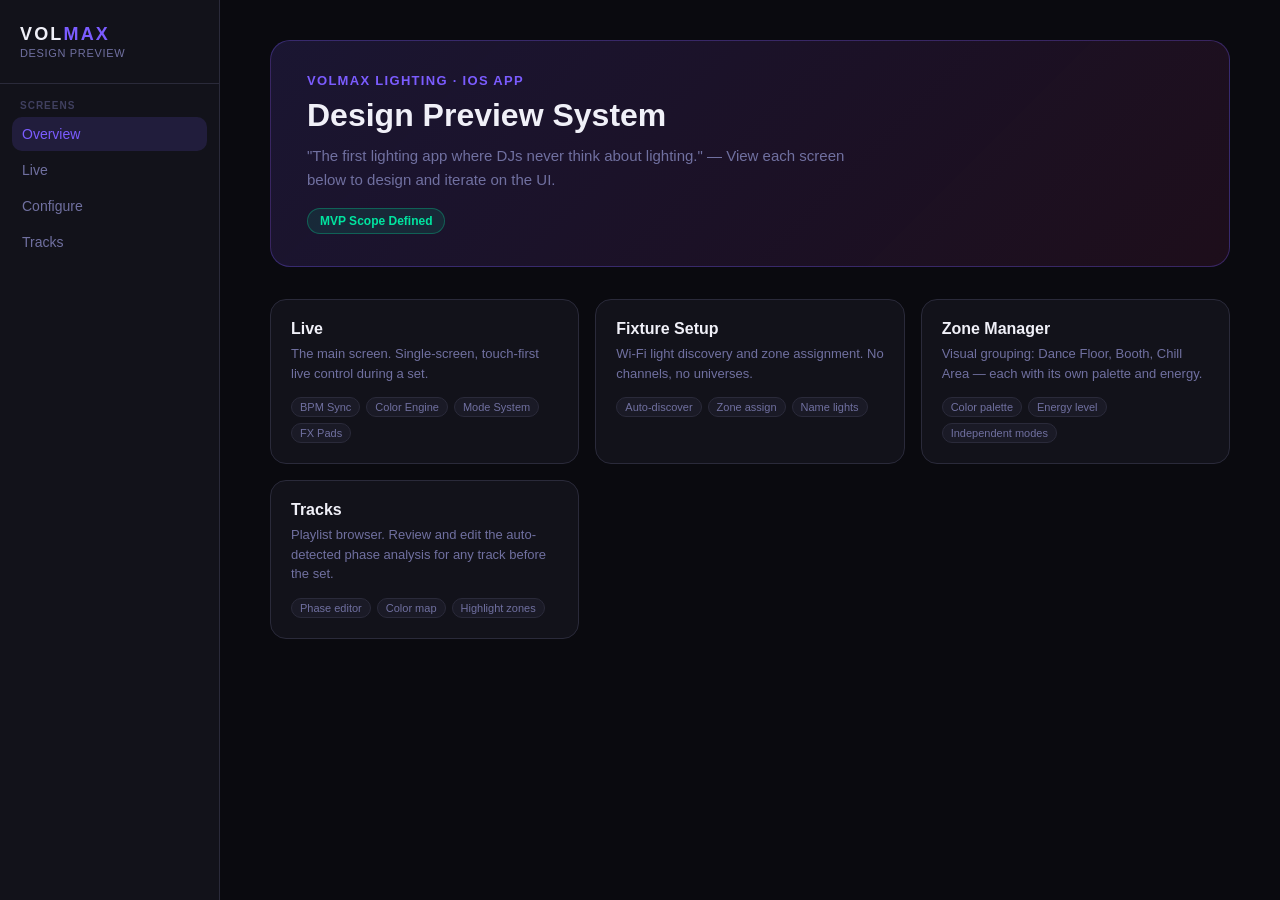
<file: templates/index.html>
<!DOCTYPE html>
<html lang="en">
<head>
<meta charset="UTF-8">
<meta name="viewport" content="width=device-width, initial-scale=1.0">
<title>VOLMAX — Design Preview</title>
<link rel="stylesheet" href="/static/css/base.css">
<style>
.overview-grid {
  display: grid;
  grid-template-columns: repeat(auto-fill, minmax(280px, 1fr));
  gap: 16px;
  width: 100%;
  max-width: 960px;
}

.screen-card {
  background: var(--surface);
  border: 1px solid var(--border);
  border-radius: var(--radius);
  padding: 20px;
  text-decoration: none;
  color: var(--text);
  transition: all 0.2s;
  display: block;
}

.screen-card:hover {
  border-color: var(--accent);
  background: var(--surface2);
  transform: translateY(-2px);
  box-shadow: 0 8px 32px rgba(123,92,255,0.15);
}

.screen-card .emoji { font-size: 28px; margin-bottom: 12px; }

.screen-card h2 {
  font-size: 16px;
  font-weight: 700;
  margin-bottom: 6px;
}

.screen-card p {
  font-size: 13px;
  color: var(--text-dim);
  line-height: 1.5;
  margin-bottom: 14px;
}

.screen-card .features {
  display: flex;
  flex-wrap: wrap;
  gap: 6px;
}

.feature-pill {
  font-size: 11px;
  padding: 3px 8px;
  background: var(--surface2);
  border-radius: 20px;
  color: var(--text-dim);
  border: 1px solid var(--border);
}

.hero {
  width: 100%;
  max-width: 960px;
  background: linear-gradient(135deg, rgba(123,92,255,0.15) 0%, rgba(255,60,172,0.08) 100%);
  border: 1px solid rgba(123,92,255,0.3);
  border-radius: 20px;
  padding: 32px 36px;
  margin-bottom: 32px;
}

.hero .tagline {
  font-size: 13px;
  font-weight: 600;
  letter-spacing: 0.1em;
  text-transform: uppercase;
  color: var(--accent);
  margin-bottom: 8px;
}

.hero h1 {
  font-size: 32px;
  font-weight: 800;
  margin-bottom: 10px;
  line-height: 1.2;
}

.hero p {
  font-size: 15px;
  color: var(--text-dim);
  max-width: 560px;
  line-height: 1.6;
}

.mvp-badge {
  display: inline-flex;
  align-items: center;
  gap: 6px;
  padding: 5px 12px;
  background: rgba(0,229,160,0.1);
  border: 1px solid rgba(0,229,160,0.3);
  border-radius: 20px;
  font-size: 12px;
  font-weight: 600;
  color: var(--green);
  margin-top: 16px;
}
</style>
</head>
<body>
<div class="preview-shell">
  <nav class="sidebar">
    <div class="sidebar-logo">
      <div class="wordmark">VOL<span>MAX</span></div>
      <div class="sub">Design Preview</div>
    </div>
    <div class="nav-section">
      <div class="nav-label">Screens</div>
      <a href="/" class="nav-link active">Overview</a>
      <a href="/performance" class="nav-link">Live</a>
      <a href="/configure" class="nav-link">Configure</a>
      <a href="/timeline" class="nav-link">Tracks</a>
    </div>
  </nav>

  <main class="main-content">
    <div class="hero">
      <div class="tagline">VOLMAX Lighting · iOS App</div>
      <h1>Design Preview System</h1>
      <p>"The first lighting app where DJs never think about lighting." — View each screen below to design and iterate on the UI.</p>
      <div class="mvp-badge">MVP Scope Defined</div>
    </div>

    <div class="overview-grid">
      <a href="/performance" class="screen-card">
        <h2>Live</h2>
        <p>The main screen. Single-screen, touch-first live control during a set.</p>
        <div class="features">
          <span class="feature-pill">BPM Sync</span>
          <span class="feature-pill">Color Engine</span>
          <span class="feature-pill">Mode System</span>
          <span class="feature-pill">FX Pads</span>
        </div>
      </a>

      <a href="/setup" class="screen-card">
        <h2>Fixture Setup</h2>
        <p>Wi-Fi light discovery and zone assignment. No channels, no universes.</p>
        <div class="features">
          <span class="feature-pill">Auto-discover</span>
          <span class="feature-pill">Zone assign</span>
          <span class="feature-pill">Name lights</span>
        </div>
      </a>

      <a href="/zones" class="screen-card">
        <h2>Zone Manager</h2>
        <p>Visual grouping: Dance Floor, Booth, Chill Area — each with its own palette and energy.</p>
        <div class="features">
          <span class="feature-pill">Color palette</span>
          <span class="feature-pill">Energy level</span>
          <span class="feature-pill">Independent modes</span>
        </div>
      </a>

      <a href="/timeline" class="screen-card">
        <h2>Tracks</h2>
        <p>Playlist browser. Review and edit the auto-detected phase analysis for any track before the set.</p>
        <div class="features">
          <span class="feature-pill">Phase editor</span>
          <span class="feature-pill">Color map</span>
          <span class="feature-pill">Highlight zones</span>
        </div>
      </a>
    </div>
  </main>
</div>
</body>
</html>
</file>
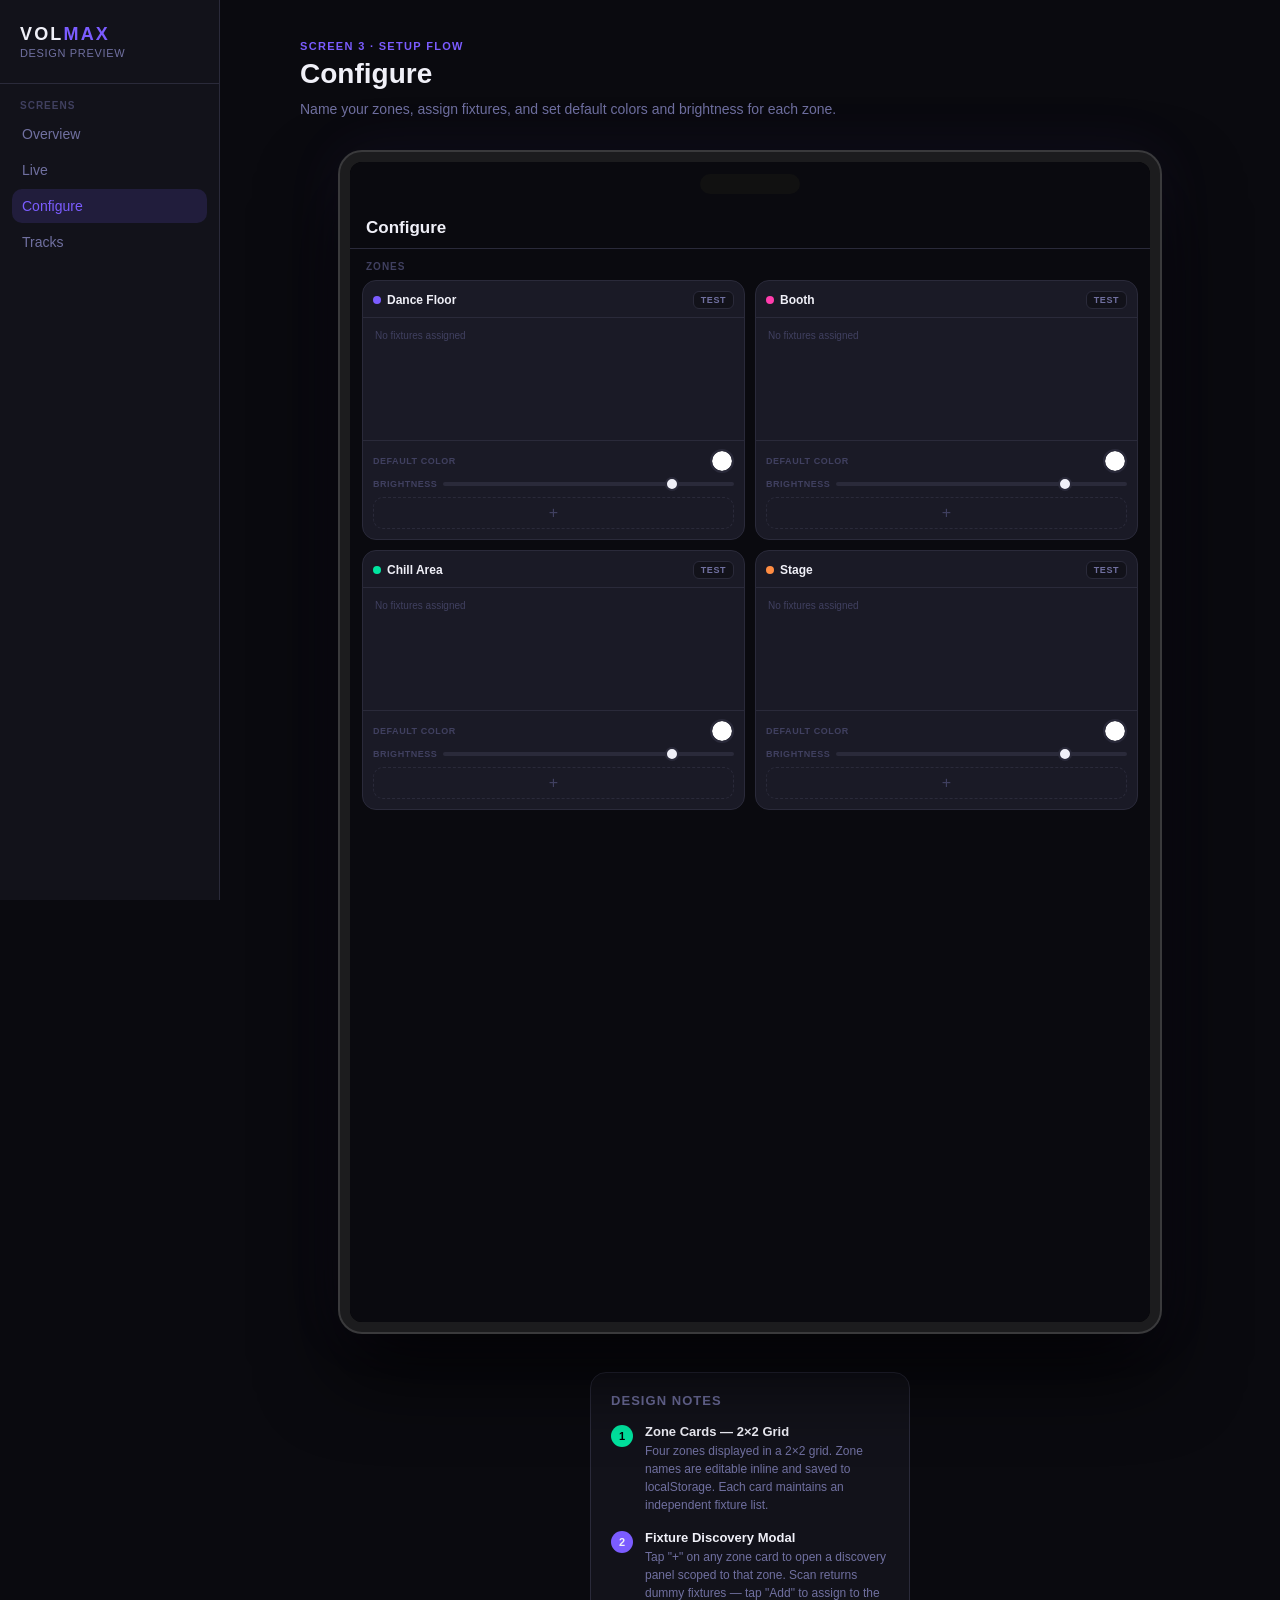
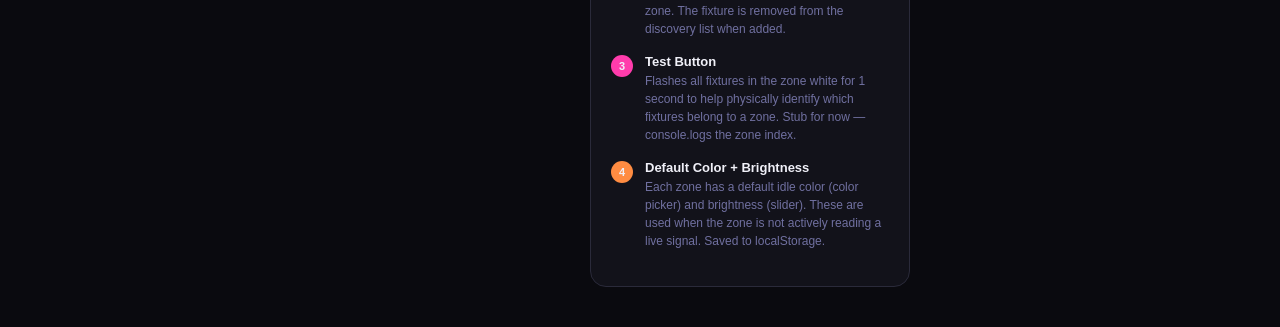
<file: templates/configure.html>
<!DOCTYPE html>
<html lang="en">
<head>
<meta charset="UTF-8">
<meta name="viewport" content="width=device-width, initial-scale=1.0">
<title>VOLMAX — Configure</title>
<link rel="stylesheet" href="/static/css/base.css">
<style>

/* ── Page header inside phone ─── */
.cfg-page-title {
  font-size: 17px;
  font-weight: 700;
  padding: 12px 16px 10px;
  border-bottom: 1px solid var(--border);
}

/* ── Zones section label ─── */
.zones-section-label {
  font-size: 10px;
  font-weight: 700;
  letter-spacing: 0.1em;
  text-transform: uppercase;
  color: var(--text-muted);
  padding: 12px 16px 8px;
}

/* ── Zone 2×2 Grid ─── */
.zones-grid {
  display: grid;
  grid-template-columns: 1fr 1fr;
  gap: 10px;
  padding: 0 12px 16px;
}

/* ── Zone Card ─── */
.zone-card {
  background: var(--surface2);
  border: 1px solid var(--border);
  border-radius: 14px;
  display: flex;
  flex-direction: column;
  overflow: hidden;
  min-height: 260px;
}

.zone-card-header {
  padding: 10px 10px 8px;
  border-bottom: 1px solid var(--border);
  display: flex;
  align-items: center;
  gap: 6px;
}

.zone-color-dot {
  width: 8px;
  height: 8px;
  border-radius: 50%;
  flex-shrink: 0;
}
.zone-color-dot.z0 { background: #7b5cff; }
.zone-color-dot.z1 { background: #ff3cac; }
.zone-color-dot.z2 { background: #00e5a0; }
.zone-color-dot.z3 { background: #ff8c42; }

.zone-name-edit {
  font-size: 12px;
  font-weight: 700;
  color: var(--text);
  flex: 1;
  min-width: 0;
  border-bottom: 1px solid transparent;
  outline: none;
  cursor: text;
  transition: border-color 0.15s;
  white-space: nowrap;
  overflow: hidden;
  text-overflow: ellipsis;
}
.zone-name-edit:hover  { border-bottom-color: var(--text-muted); }
.zone-name-edit:focus  { border-bottom-color: var(--accent); color: var(--accent); }

/* Test button */
.zone-test-btn {
  font-size: 9px;
  font-weight: 700;
  text-transform: uppercase;
  letter-spacing: 0.06em;
  padding: 3px 7px;
  border-radius: 6px;
  border: 1px solid var(--border);
  background: var(--surface);
  color: var(--text-dim);
  cursor: pointer;
  flex-shrink: 0;
  transition: background 0.12s, border-color 0.12s;
}
.zone-test-btn:active {
  background: rgba(255,255,255,0.12);
  border-color: rgba(255,255,255,0.3);
}

/* ── Fixture list inside card ─── */
.zone-fixtures-wrap {
  flex: 1;
  overflow-y: auto;
  padding: 8px 10px 4px;
}

.fixture-list {
  list-style: none;
  display: flex;
  flex-direction: column;
  gap: 4px;
}

.fixture-list-item {
  display: flex;
  align-items: center;
  gap: 5px;
  background: var(--surface);
  border: 1px solid var(--border);
  border-radius: 8px;
  padding: 5px 7px;
  font-size: 10px;
  font-weight: 600;
  color: var(--text);
}

.fixture-list-item .fixture-remove {
  margin-left: auto;
  color: var(--text-muted);
  font-size: 13px;
  line-height: 1;
  cursor: pointer;
  flex-shrink: 0;
  transition: color 0.1s;
}
.fixture-list-item .fixture-remove:hover { color: var(--text); }

.fixture-empty {
  font-size: 10px;
  color: var(--text-muted);
  padding: 4px 2px;
}

/* ── Zone card controls ─── */
.zone-controls {
  padding: 8px 10px;
  border-top: 1px solid var(--border);
  display: flex;
  flex-direction: column;
  gap: 6px;
}

.zone-control-row {
  display: flex;
  align-items: center;
  justify-content: space-between;
  gap: 6px;
}

.zone-control-label {
  font-size: 9px;
  font-weight: 700;
  letter-spacing: 0.06em;
  text-transform: uppercase;
  color: var(--text-muted);
  flex-shrink: 0;
  white-space: nowrap;
}

input[type="color"].zone-color-input {
  -webkit-appearance: none;
  width: 24px;
  height: 24px;
  border-radius: 50%;
  border: 2px solid var(--border);
  background: none;
  cursor: pointer;
  padding: 0;
  flex-shrink: 0;
}
input[type="color"].zone-color-input::-webkit-color-swatch-wrapper { padding: 0; border-radius: 50%; }
input[type="color"].zone-color-input::-webkit-color-swatch { border: none; border-radius: 50%; }

input[type="range"].zone-bri-slider {
  flex: 1;
  -webkit-appearance: none;
  height: 4px;
  border-radius: 2px;
  background: var(--border);
  cursor: pointer;
  outline: none;
  min-width: 0;
}
input[type="range"].zone-bri-slider::-webkit-slider-thumb {
  -webkit-appearance: none;
  width: 14px;
  height: 14px;
  border-radius: 50%;
  background: var(--text);
  border: 2px solid var(--border);
  cursor: pointer;
}
input[type="range"].zone-bri-slider::-moz-range-thumb {
  width: 14px;
  height: 14px;
  border-radius: 50%;
  background: var(--text);
  border: 2px solid var(--border);
  cursor: pointer;
}

/* ── Add fixture button ─── */
.zone-add-btn {
  margin: 0 10px 10px;
  padding: 7px;
  border: 1.5px dashed var(--border);
  border-radius: 10px;
  display: flex;
  align-items: center;
  justify-content: center;
  gap: 4px;
  font-size: 11px;
  font-weight: 700;
  color: var(--text-muted);
  cursor: pointer;
  transition: border-color 0.15s, color 0.15s;
}
.zone-add-btn:hover {
  border-color: var(--accent);
  color: var(--accent);
}
.zone-add-btn-plus {
  font-size: 16px;
  font-weight: 300;
  line-height: 1;
}

/* ── Discovery Modal ─── */
.modal-backdrop {
  display: none;
  position: fixed;
  inset: 0;
  background: rgba(0,0,0,0.72);
  z-index: 100;
  align-items: center;
  justify-content: center;
}
.modal-backdrop.open {
  display: flex;
}

.discovery-modal {
  background: var(--surface);
  border: 1px solid var(--border);
  border-radius: 20px;
  width: 320px;
  max-width: calc(100vw - 40px);
  max-height: 80vh;
  display: flex;
  flex-direction: column;
  overflow: hidden;
}

.modal-header {
  padding: 14px 16px 12px;
  border-bottom: 1px solid var(--border);
  display: flex;
  align-items: flex-start;
  justify-content: space-between;
  gap: 10px;
}

.modal-title {
  font-size: 14px;
  font-weight: 700;
  color: var(--text);
  flex: 1;
  min-width: 0;
}

.modal-close-btn {
  width: 26px;
  height: 26px;
  border-radius: 50%;
  border: 1px solid var(--border);
  background: var(--surface2);
  color: var(--text-dim);
  font-size: 14px;
  line-height: 1;
  cursor: pointer;
  display: flex;
  align-items: center;
  justify-content: center;
  flex-shrink: 0;
  transition: background 0.1s;
}
.modal-close-btn:hover { background: var(--border); }

.modal-toolbar {
  padding: 10px 16px;
  border-bottom: 1px solid var(--border);
}

.scan-btn {
  background: var(--accent);
  color: #fff;
  border: none;
  border-radius: 20px;
  padding: 7px 16px;
  font-size: 12px;
  font-weight: 700;
  letter-spacing: 0.03em;
  cursor: pointer;
  transition: opacity 0.15s;
}
.scan-btn:active { opacity: 0.8; }

.modal-body {
  flex: 1;
  overflow-y: auto;
  padding: 10px 16px 14px;
}

.discovered-list {
  list-style: none;
  display: flex;
  flex-direction: column;
  gap: 6px;
}

.discovered-item {
  display: flex;
  align-items: center;
  gap: 8px;
  background: var(--surface2);
  border: 1px solid var(--border);
  border-radius: 10px;
  padding: 8px 10px;
}

.discovered-item-name {
  flex: 1;
  font-size: 12px;
  font-weight: 600;
  color: var(--text);
}

.add-fixture-btn {
  font-size: 10px;
  font-weight: 700;
  padding: 4px 10px;
  border-radius: 8px;
  border: 1px solid var(--accent);
  background: rgba(123,92,255,0.15);
  color: #a78bfa;
  cursor: pointer;
  flex-shrink: 0;
  transition: background 0.12s;
}
.add-fixture-btn:hover { background: rgba(123,92,255,0.3); }

.modal-empty {
  font-size: 12px;
  color: var(--text-muted);
  padding: 10px 0;
}

@keyframes spin { to { transform: rotate(360deg); } }

.scan-spinner {
  display: inline-block;
  width: 12px;
  height: 12px;
  border: 2px solid rgba(123,92,255,0.25);
  border-top-color: var(--accent);
  border-radius: 50%;
  animation: spin 0.7s linear infinite;
  vertical-align: middle;
  margin-right: 6px;
}

</style>
</head>
<body>
<div class="preview-shell">
  <nav class="sidebar">
    <div class="sidebar-logo">
      <div class="wordmark">VOL<span>MAX</span></div>
      <div class="sub">Design Preview</div>
    </div>
    <div class="nav-section">
      <div class="nav-label">Screens</div>
      <a href="/" class="nav-link">Overview</a>
      <a href="/performance" class="nav-link">Live</a>
      <a href="/configure" class="nav-link active">Configure</a>
      <a href="/timeline" class="nav-link">Tracks</a>
    </div>
  </nav>

  <main class="main-content">
    <div class="page-header">
      <div class="screen-label">Screen 3 · Setup Flow</div>
      <h1>Configure</h1>
      <p>Name your zones, assign fixtures, and set default colors and brightness for each zone.</p>
    </div>

    <div class="phone-frame-wrap">
      <div class="phone-frame">
        <div class="phone-notch"></div>
        <div class="phone-screen">

          <div class="cfg-page-title">Configure</div>

          <div class="zones-section-label">Zones</div>

          <div class="zones-grid" id="zones-grid">

            <!-- Zone cards injected by JS -->

          </div>

        </div><!-- /phone-screen -->
      </div><!-- /phone-frame -->

      <!-- Annotations -->
      <div class="annotation-panel">
        <h3>Design Notes</h3>

        <div class="annotation-item">
          <div class="annotation-dot green">1</div>
          <div class="annotation-text">
            <strong>Zone Cards — 2×2 Grid</strong>
            <p>Four zones displayed in a 2×2 grid. Zone names are editable inline and saved to localStorage. Each card maintains an independent fixture list.</p>
          </div>
        </div>

        <div class="annotation-item">
          <div class="annotation-dot">2</div>
          <div class="annotation-text">
            <strong>Fixture Discovery Modal</strong>
            <p>Tap "+" on any zone card to open a discovery panel scoped to that zone. Scan returns dummy fixtures — tap "Add" to assign to the zone. The fixture is removed from the discovery list when added.</p>
          </div>
        </div>

        <div class="annotation-item">
          <div class="annotation-dot pink">3</div>
          <div class="annotation-text">
            <strong>Test Button</strong>
            <p>Flashes all fixtures in the zone white for 1 second to help physically identify which fixtures belong to a zone. Stub for now — console.logs the zone index.</p>
          </div>
        </div>

        <div class="annotation-item">
          <div class="annotation-dot orange">4</div>
          <div class="annotation-text">
            <strong>Default Color + Brightness</strong>
            <p>Each zone has a default idle color (color picker) and brightness (slider). These are used when the zone is not actively reading a live signal. Saved to localStorage.</p>
          </div>
        </div>

      </div><!-- /annotation-panel -->
    </div><!-- /phone-frame-wrap -->
  </main>
</div>

<!-- ── Fixture Discovery Modal ─── -->
<div class="modal-backdrop" id="discovery-modal">
  <div class="discovery-modal">
    <div class="modal-header">
      <div class="modal-title" id="modal-title">Fixture Discovery</div>
      <div class="modal-close-btn" onclick="closeDiscovery()">&#10005;</div>
    </div>
    <div class="modal-toolbar">
      <button class="scan-btn" onclick="scanFixtures()">Scan</button>
    </div>
    <div class="modal-body">
      <ul class="discovered-list" id="discovered-list">
        <li class="modal-empty">Tap Scan to discover fixtures on the network.</li>
      </ul>
    </div>
  </div>
</div>

<script>
var ZONES_KEY    = 'volmax_zones';
var DEFAULTS_KEY = 'volmax_zone_defaults';
var BRI_KEY      = 'volmax_zone_bri';
var FIXTURES_KEY = 'volmax_zone_fixtures';

var FALLBACK_NAMES   = ['Dance Floor', 'Booth', 'Chill Area', 'Stage'];
var FALLBACK_COLORS  = ['#7b5cff', '#ff3cac', '#00e5a0', '#ff8c42'];

var activeDiscoveryZone = null;

// ── Persistence helpers ─────────────────────────────────────────

function loadZoneNames() {
  try {
    var s = JSON.parse(localStorage.getItem(ZONES_KEY));
    if (Array.isArray(s) && s.length === 4) return s;
  } catch(e) {}
  return FALLBACK_NAMES.slice();
}

function saveZoneNames() {
  var names = [];
  for (var i = 0; i < 4; i++) {
    var el = document.querySelector('[data-zone-name="' + i + '"]');
    names.push(el ? (el.textContent.trim() || FALLBACK_NAMES[i]) : FALLBACK_NAMES[i]);
  }
  localStorage.setItem(ZONES_KEY, JSON.stringify(names));
}

function loadZoneDefaults() {
  try {
    var s = JSON.parse(localStorage.getItem(DEFAULTS_KEY));
    if (Array.isArray(s) && s.length === 4) return s;
  } catch(e) {}
  return ['#ffffff', '#ffffff', '#ffffff', '#ffffff'];
}

function saveZoneDefault(idx, val) {
  var arr = loadZoneDefaults();
  arr[idx] = val;
  localStorage.setItem(DEFAULTS_KEY, JSON.stringify(arr));
}

function loadZoneBri() {
  try {
    var s = JSON.parse(localStorage.getItem(BRI_KEY));
    if (Array.isArray(s) && s.length === 4) return s;
  } catch(e) {}
  return [80, 80, 80, 80];
}

function saveZoneBri(idx, val) {
  var arr = loadZoneBri();
  arr[idx] = val;
  localStorage.setItem(BRI_KEY, JSON.stringify(arr));
}

function loadZoneFixtures() {
  try {
    var s = JSON.parse(localStorage.getItem(FIXTURES_KEY));
    if (Array.isArray(s) && s.length === 4) return s;
  } catch(e) {}
  return [[], [], [], []];
}

function saveZoneFixtures(fixtures) {
  localStorage.setItem(FIXTURES_KEY, JSON.stringify(fixtures));
}

// ── Render ──────────────────────────────────────────────────────

function renderFixtureList(zoneIdx, fixtures) {
  var ul = document.querySelector('[data-fixture-list="' + zoneIdx + '"]');
  if (!ul) return;
  ul.innerHTML = '';
  if (!fixtures || fixtures.length === 0) {
    var li = document.createElement('li');
    li.className = 'fixture-empty';
    li.textContent = 'No fixtures assigned';
    ul.appendChild(li);
    return;
  }
  fixtures.forEach(function(name, fIdx) {
    var li = document.createElement('li');
    li.className = 'fixture-list-item';
    li.innerHTML = '<span>&#9675; ' + escHtml(name) + '</span>' +
      '<span class="fixture-remove" onclick="removeFixture(' + zoneIdx + ',' + fIdx + ')">&#215;</span>';
    ul.appendChild(li);
  });
}

function buildZoneCards() {
  var grid    = document.getElementById('zones-grid');
  var names   = loadZoneNames();
  var defaults = loadZoneDefaults();
  var bris    = loadZoneBri();
  var fixtures = loadZoneFixtures();

  grid.innerHTML = '';

  for (var i = 0; i < 4; i++) {
    (function(idx) {
      var card = document.createElement('div');
      card.className = 'zone-card';
      card.innerHTML =
        '<div class="zone-card-header">' +
          '<div class="zone-color-dot z' + idx + '"></div>' +
          '<div class="zone-name-edit" contenteditable="true" data-zone-name="' + idx + '">' +
            escHtml(names[idx]) +
          '</div>' +
          '<button class="zone-test-btn" onclick="testZone(' + idx + ')">Test</button>' +
        '</div>' +
        '<div class="zone-fixtures-wrap">' +
          '<ul class="fixture-list" data-fixture-list="' + idx + '"></ul>' +
        '</div>' +
        '<div class="zone-controls">' +
          '<div class="zone-control-row">' +
            '<span class="zone-control-label">Default Color</span>' +
            '<input type="color" class="zone-color-input" data-zone-color="' + idx + '" value="' + defaults[idx] + '">' +
          '</div>' +
          '<div class="zone-control-row">' +
            '<span class="zone-control-label">Brightness</span>' +
            '<input type="range" class="zone-bri-slider" data-zone-bri="' + idx + '" min="0" max="100" value="' + bris[idx] + '">' +
          '</div>' +
        '</div>' +
        '<div class="zone-add-btn" onclick="openDiscovery(' + idx + ')">' +
          '<span class="zone-add-btn-plus">+</span>' +
        '</div>';

      grid.appendChild(card);

      renderFixtureList(idx, fixtures[idx]);

      // Zone name save
      var nameEl = card.querySelector('[data-zone-name="' + idx + '"]');
      nameEl.addEventListener('blur', function() {
        if (!nameEl.textContent.trim()) nameEl.textContent = FALLBACK_NAMES[idx];
        saveZoneNames();
      });
      nameEl.addEventListener('keydown', function(e) {
        if (e.key === 'Enter') { e.preventDefault(); nameEl.blur(); }
      });

      // Color default save
      var colorInput = card.querySelector('[data-zone-color="' + idx + '"]');
      colorInput.addEventListener('input', function() {
        saveZoneDefault(idx, colorInput.value);
      });

      // Brightness save
      var briInput = card.querySelector('[data-zone-bri="' + idx + '"]');
      briInput.addEventListener('input', function() {
        saveZoneBri(idx, parseInt(briInput.value, 10));
      });

    })(i);
  }
}

// ── Actions ─────────────────────────────────────────────────────

function testZone(i) {
  console.log('Testing zone ' + i);
}

function openDiscovery(zoneIdx) {
  activeDiscoveryZone = zoneIdx;
  var names = loadZoneNames();
  document.getElementById('modal-title').textContent =
    'Fixture Discovery \u2014 ' + (names[zoneIdx] || 'Zone ' + (zoneIdx + 1));
  document.getElementById('discovered-list').innerHTML =
    '<li class="modal-empty">Tap Scan to discover fixtures on the network.</li>';
  document.getElementById('discovery-modal').classList.add('open');
}

function closeDiscovery() {
  document.getElementById('discovery-modal').classList.remove('open');
  activeDiscoveryZone = null;
}

function scanFixtures() {
  var list = document.getElementById('discovered-list');
  list.innerHTML = '<li class="modal-empty"><span class="scan-spinner"></span>Scanning&hellip;</li>';

  setTimeout(function() {
    var fixtures = loadZoneFixtures();
    var assigned = [].concat.apply([], fixtures);
    var candidates = [
      'PAR Light 1', 'PAR Light 2', 'PAR Light 3',
      'Bar Strip A', 'Wash Beam 1', 'Spot Head 2'
    ].filter(function(n) { return assigned.indexOf(n) === -1; });

    list.innerHTML = '';
    if (candidates.length === 0) {
      list.innerHTML = '<li class="modal-empty">All discovered fixtures already assigned.</li>';
      return;
    }
    candidates.forEach(function(name) {
      var li = document.createElement('li');
      li.className = 'discovered-item';
      li.dataset.fixtureName = name;
      li.innerHTML =
        '<span class="discovered-item-name">&#9675; ' + escHtml(name) + '</span>' +
        '<button class="add-fixture-btn" onclick="addFixture(activeDiscoveryZone, \'' + escAttr(name) + '\', this)">Add</button>';
      list.appendChild(li);
    });
  }, 600);
}

function addFixture(zoneIdx, fixtureName, btn) {
  if (zoneIdx === null || zoneIdx === undefined) return;
  var fixtures = loadZoneFixtures();
  if (fixtures[zoneIdx].indexOf(fixtureName) === -1) {
    fixtures[zoneIdx].push(fixtureName);
    saveZoneFixtures(fixtures);
    renderFixtureList(zoneIdx, fixtures[zoneIdx]);
  }
  // Remove from discovery list
  if (btn) {
    var item = btn.closest('.discovered-item');
    if (item) item.remove();
    var list = document.getElementById('discovered-list');
    if (list && list.children.length === 0) {
      list.innerHTML = '<li class="modal-empty">All discovered fixtures have been added.</li>';
    }
  }
}

function removeFixture(zoneIdx, fIdx) {
  var fixtures = loadZoneFixtures();
  fixtures[zoneIdx].splice(fIdx, 1);
  saveZoneFixtures(fixtures);
  renderFixtureList(zoneIdx, fixtures[zoneIdx]);
}

// ── Utility ─────────────────────────────────────────────────────

function escHtml(str) {
  return String(str)
    .replace(/&/g, '&amp;')
    .replace(/</g, '&lt;')
    .replace(/>/g, '&gt;')
    .replace(/"/g, '&quot;');
}

function escAttr(str) {
  return String(str).replace(/'/g, "\\'");
}

// Close modal on backdrop click
document.getElementById('discovery-modal').addEventListener('click', function(e) {
  if (e.target === this) closeDiscovery();
});

// ── Init ─────────────────────────────────────────────────────────
buildZoneCards();
</script>
</body>
</html>
</file>
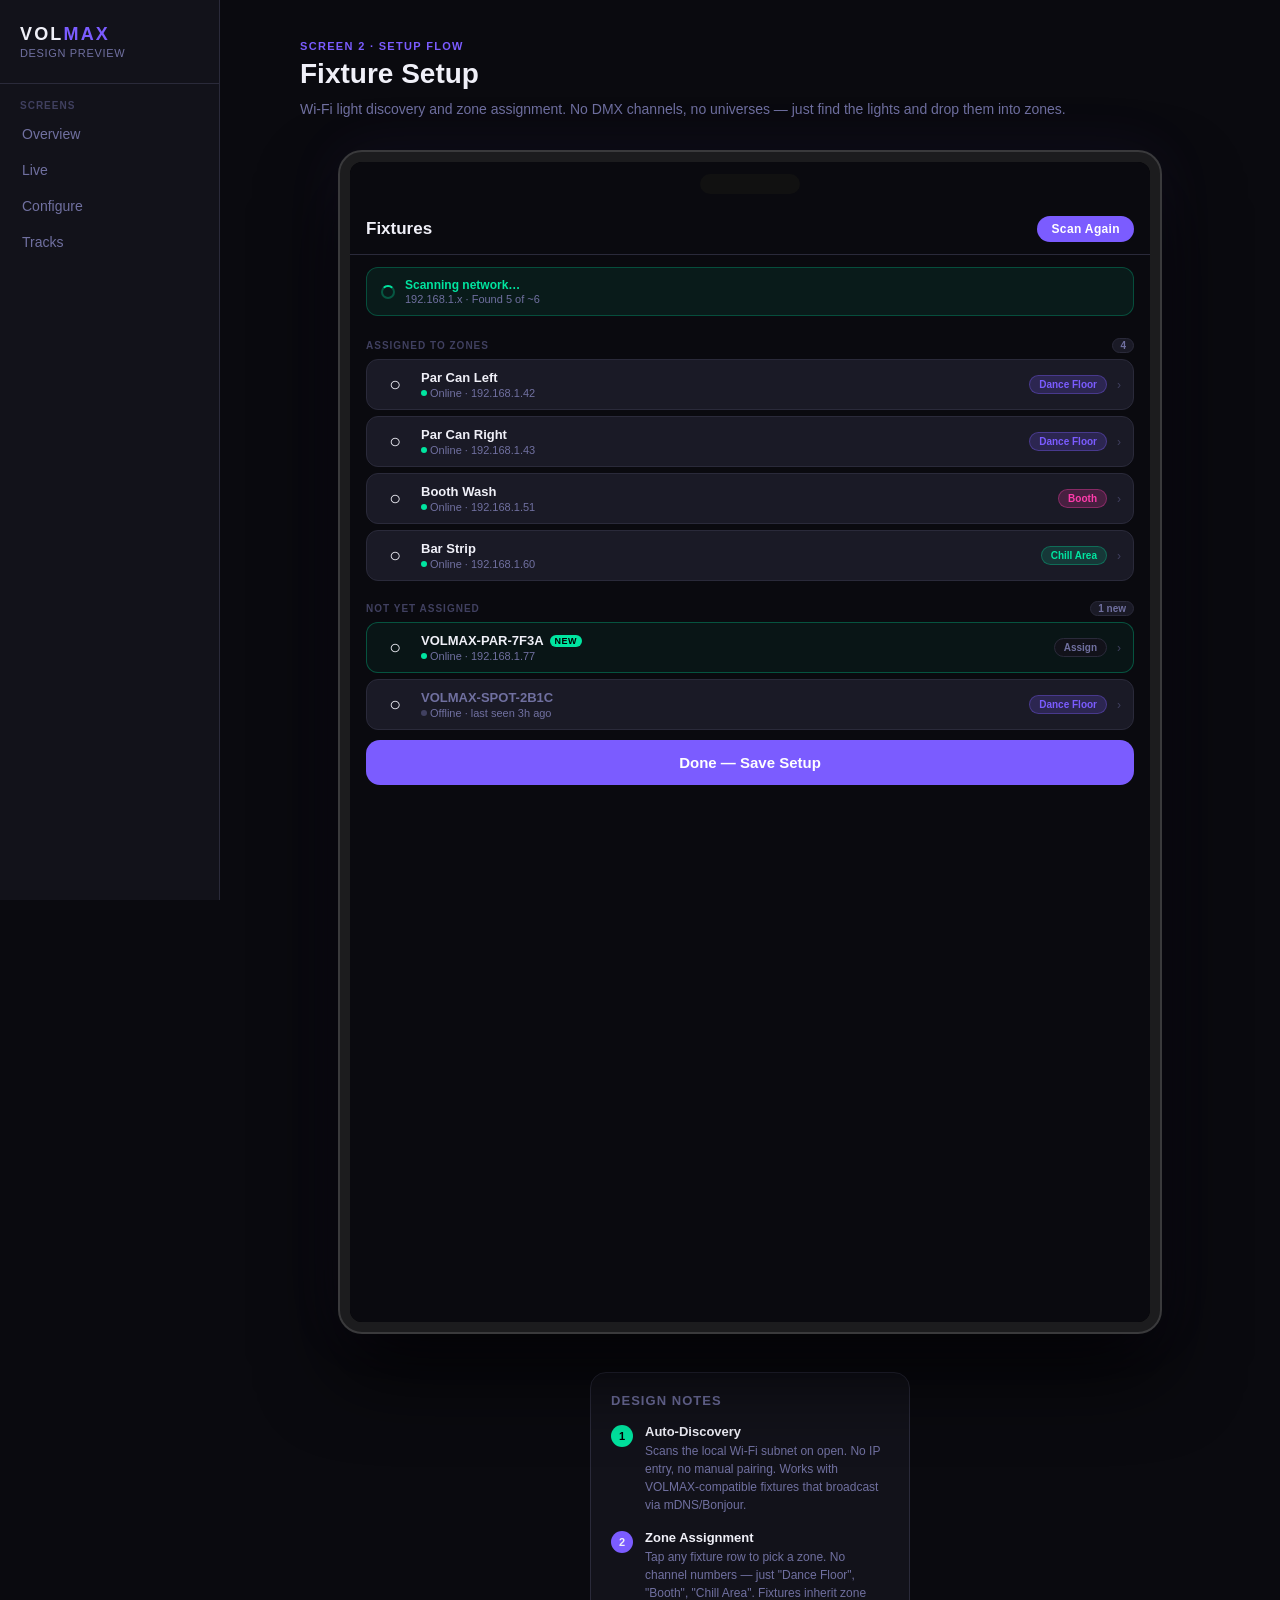
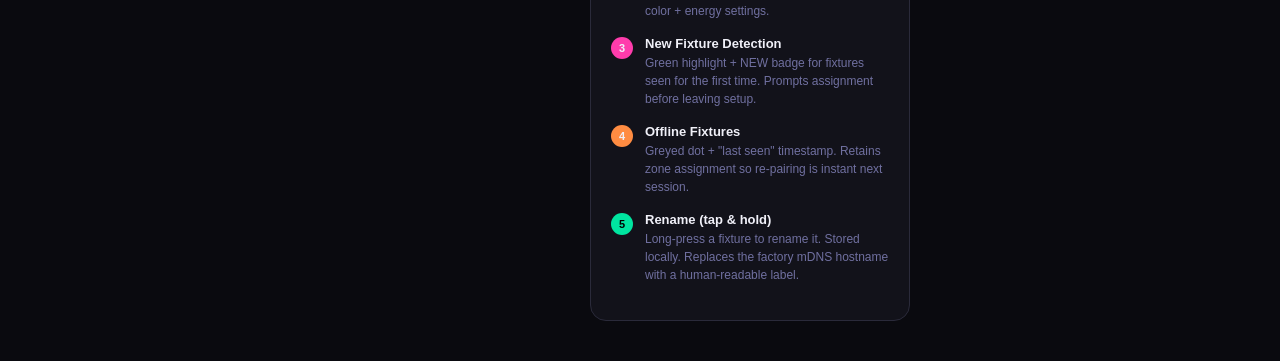
<file: templates/fixture_setup.html>
<!DOCTYPE html>
<html lang="en">
<head>
<meta charset="UTF-8">
<meta name="viewport" content="width=device-width, initial-scale=1.0">
<title>VOLMAX — Fixture Setup</title>
<link rel="stylesheet" href="/static/css/base.css">
<style>
/* ── Setup Screen ─── */
.setup-header {
  display: flex;
  align-items: center;
  justify-content: space-between;
  padding: 10px 16px 12px;
  border-bottom: 1px solid var(--border);
}

.setup-title {
  font-size: 17px;
  font-weight: 700;
}

.scan-btn {
  background: var(--accent);
  color: #fff;
  border: none;
  border-radius: 20px;
  padding: 6px 14px;
  font-size: 12px;
  font-weight: 700;
  letter-spacing: 0.03em;
}

/* ── Scan Status ─── */
.scan-status {
  margin: 12px 16px;
  background: rgba(0,229,160,0.08);
  border: 1px solid rgba(0,229,160,0.25);
  border-radius: 12px;
  padding: 10px 14px;
  display: flex;
  align-items: center;
  gap: 10px;
}

.scan-spinner {
  width: 14px;
  height: 14px;
  border: 2px solid rgba(0,229,160,0.3);
  border-top-color: var(--green);
  border-radius: 50%;
  animation: spin 0.8s linear infinite;
  flex-shrink: 0;
}

@keyframes spin { to { transform: rotate(360deg); } }

.scan-text {
  font-size: 12px;
  color: var(--green);
  font-weight: 600;
}

.scan-sub {
  font-size: 11px;
  color: var(--text-dim);
  margin-top: 1px;
}

/* ── Section Header ─── */
.list-section-header {
  padding: 10px 16px 6px;
  display: flex;
  align-items: center;
  justify-content: space-between;
}

.list-section-title {
  font-size: 10px;
  font-weight: 700;
  letter-spacing: 0.1em;
  text-transform: uppercase;
  color: var(--text-muted);
}

.count-badge {
  font-size: 10px;
  font-weight: 700;
  background: var(--surface2);
  border: 1px solid var(--border);
  border-radius: 10px;
  padding: 1px 7px;
  color: var(--text-dim);
}

/* ── Fixture Row ─── */
.fixture-list {
  padding: 0 16px;
  display: flex;
  flex-direction: column;
  gap: 6px;
}

.fixture-row {
  background: var(--surface2);
  border: 1px solid var(--border);
  border-radius: 12px;
  padding: 10px 12px;
  display: flex;
  align-items: center;
  gap: 10px;
}

.fixture-row.new {
  border-color: rgba(0,229,160,0.3);
  background: rgba(0,229,160,0.05);
}

.fixture-icon {
  font-size: 20px;
  width: 32px;
  text-align: center;
  flex-shrink: 0;
}

.fixture-info { flex: 1; min-width: 0; }

.fixture-name {
  font-size: 13px;
  font-weight: 700;
  color: var(--text);
  white-space: nowrap;
  overflow: hidden;
  text-overflow: ellipsis;
}

.fixture-meta {
  font-size: 11px;
  color: var(--text-dim);
  margin-top: 1px;
}

.fixture-meta span {
  display: inline-flex;
  align-items: center;
  gap: 3px;
}

.status-dot {
  width: 6px;
  height: 6px;
  border-radius: 50%;
  background: var(--green);
  display: inline-block;
}

.status-dot.offline { background: var(--text-muted); }

/* ── Zone Chip ─── */
.zone-chip {
  font-size: 10px;
  font-weight: 700;
  padding: 3px 9px;
  border-radius: 20px;
  flex-shrink: 0;
}

.zone-chip.dance  { background: rgba(123,92,255,0.2); color: #7b5cff; border: 1px solid rgba(123,92,255,0.35); }
.zone-chip.booth  { background: rgba(255,60,172,0.2); color: #ff3cac; border: 1px solid rgba(255,60,172,0.35); }
.zone-chip.chill  { background: rgba(0,229,160,0.15); color: #00e5a0; border: 1px solid rgba(0,229,160,0.3); }
.zone-chip.none   { background: var(--surface); color: var(--text-dim); border: 1px solid var(--border); }

.chevron {
  font-size: 12px;
  color: var(--text-muted);
  flex-shrink: 0;
}

/* ── Unassigned ─── */
.unassigned-section {
  margin: 10px 16px 0;
}

/* ── Bottom bar ─── */
.bottom-bar {
  position: sticky;
  bottom: 0;
  padding: 10px 16px 24px;
  background: linear-gradient(to bottom, transparent, var(--bg) 40%);
}

.done-btn {
  display: block;
  width: 100%;
  background: var(--accent);
  color: #fff;
  border: none;
  border-radius: 14px;
  padding: 14px;
  font-size: 15px;
  font-weight: 700;
  text-align: center;
}

/* ── New badge ─── */
.new-badge {
  font-size: 9px;
  font-weight: 800;
  background: var(--green);
  color: #000;
  border-radius: 6px;
  padding: 1px 5px;
  letter-spacing: 0.05em;
  flex-shrink: 0;
}
</style>
</head>
<body>
<div class="preview-shell">
  <nav class="sidebar">
    <div class="sidebar-logo">
      <div class="wordmark">VOL<span>MAX</span></div>
      <div class="sub">Design Preview</div>
    </div>
    <div class="nav-section">
      <div class="nav-label">Screens</div>
      <a href="/" class="nav-link">Overview</a>
      <a href="/performance" class="nav-link">Live</a>
      <a href="/configure" class="nav-link">Configure</a>
      <a href="/timeline" class="nav-link">Tracks</a>
    </div>
  </nav>

  <main class="main-content">
    <div class="page-header">
      <div class="screen-label">Screen 2 · Setup Flow</div>
      <h1>Fixture Setup</h1>
      <p>Wi-Fi light discovery and zone assignment. No DMX channels, no universes — just find the lights and drop them into zones.</p>
    </div>

    <div class="phone-frame-wrap">
      <div class="phone-frame">
        <div class="phone-notch"></div>
        <div class="phone-screen">

          <!-- Header -->
          <div class="setup-header">
            <div class="setup-title">Fixtures</div>
            <div class="scan-btn">Scan Again</div>
          </div>

          <!-- Scan status -->
          <div class="scan-status">
            <div class="scan-spinner"></div>
            <div>
              <div class="scan-text">Scanning network…</div>
              <div class="scan-sub">192.168.1.x · Found 5 of ~6</div>
            </div>
          </div>

          <!-- Assigned section -->
          <div class="list-section-header">
            <div class="list-section-title">Assigned to Zones</div>
            <div class="count-badge">4</div>
          </div>

          <div class="fixture-list">
            <div class="fixture-row">
              <div class="fixture-icon">&#9675;</div>
              <div class="fixture-info">
                <div class="fixture-name">Par Can Left</div>
                <div class="fixture-meta"><span><span class="status-dot"></span> Online · 192.168.1.42</span></div>
              </div>
              <div class="zone-chip dance">Dance Floor</div>
              <div class="chevron">›</div>
            </div>

            <div class="fixture-row">
              <div class="fixture-icon">&#9675;</div>
              <div class="fixture-info">
                <div class="fixture-name">Par Can Right</div>
                <div class="fixture-meta"><span><span class="status-dot"></span> Online · 192.168.1.43</span></div>
              </div>
              <div class="zone-chip dance">Dance Floor</div>
              <div class="chevron">›</div>
            </div>

            <div class="fixture-row">
              <div class="fixture-icon">&#9675;</div>
              <div class="fixture-info">
                <div class="fixture-name">Booth Wash</div>
                <div class="fixture-meta"><span><span class="status-dot"></span> Online · 192.168.1.51</span></div>
              </div>
              <div class="zone-chip booth">Booth</div>
              <div class="chevron">›</div>
            </div>

            <div class="fixture-row">
              <div class="fixture-icon">&#9675;</div>
              <div class="fixture-info">
                <div class="fixture-name">Bar Strip</div>
                <div class="fixture-meta"><span><span class="status-dot"></span> Online · 192.168.1.60</span></div>
              </div>
              <div class="zone-chip chill">Chill Area</div>
              <div class="chevron">›</div>
            </div>
          </div>

          <!-- Unassigned section -->
          <div class="list-section-header" style="margin-top:10px">
            <div class="list-section-title">Not Yet Assigned</div>
            <div class="count-badge">1 new</div>
          </div>

          <div class="fixture-list">
            <div class="fixture-row new">
              <div class="fixture-icon">&#9675;</div>
              <div class="fixture-info">
                <div class="fixture-name" style="display:flex;align-items:center;gap:6px">
                  VOLMAX-PAR-7F3A
                  <span class="new-badge">NEW</span>
                </div>
                <div class="fixture-meta"><span><span class="status-dot"></span> Online · 192.168.1.77</span></div>
              </div>
              <div class="zone-chip none">Assign</div>
              <div class="chevron">›</div>
            </div>

            <div class="fixture-row">
              <div class="fixture-icon">&#9675;</div>
              <div class="fixture-info">
                <div class="fixture-name" style="color:var(--text-dim)">VOLMAX-SPOT-2B1C</div>
                <div class="fixture-meta"><span><span class="status-dot offline"></span> Offline · last seen 3h ago</span></div>
              </div>
              <div class="zone-chip dance">Dance Floor</div>
              <div class="chevron">›</div>
            </div>
          </div>

          <div class="bottom-bar">
            <div class="done-btn">Done — Save Setup</div>
          </div>

        </div>
      </div>

      <!-- Annotations -->
      <div class="annotation-panel">
        <h3>Design Notes</h3>

        <div class="annotation-item">
          <div class="annotation-dot green">1</div>
          <div class="annotation-text">
            <strong>Auto-Discovery</strong>
            <p>Scans the local Wi-Fi subnet on open. No IP entry, no manual pairing. Works with VOLMAX-compatible fixtures that broadcast via mDNS/Bonjour.</p>
          </div>
        </div>

        <div class="annotation-item">
          <div class="annotation-dot">2</div>
          <div class="annotation-text">
            <strong>Zone Assignment</strong>
            <p>Tap any fixture row to pick a zone. No channel numbers — just "Dance Floor", "Booth", "Chill Area". Fixtures inherit zone color + energy settings.</p>
          </div>
        </div>

        <div class="annotation-item">
          <div class="annotation-dot pink">3</div>
          <div class="annotation-text">
            <strong>New Fixture Detection</strong>
            <p>Green highlight + NEW badge for fixtures seen for the first time. Prompts assignment before leaving setup.</p>
          </div>
        </div>

        <div class="annotation-item">
          <div class="annotation-dot orange">4</div>
          <div class="annotation-text">
            <strong>Offline Fixtures</strong>
            <p>Greyed dot + "last seen" timestamp. Retains zone assignment so re-pairing is instant next session.</p>
          </div>
        </div>

        <div class="annotation-item">
          <div class="annotation-dot green">5</div>
          <div class="annotation-text">
            <strong>Rename (tap &amp; hold)</strong>
            <p>Long-press a fixture to rename it. Stored locally. Replaces the factory mDNS hostname with a human-readable label.</p>
          </div>
        </div>
      </div>
    </div>
  </main>
</div>
</body>
</html>
</file>
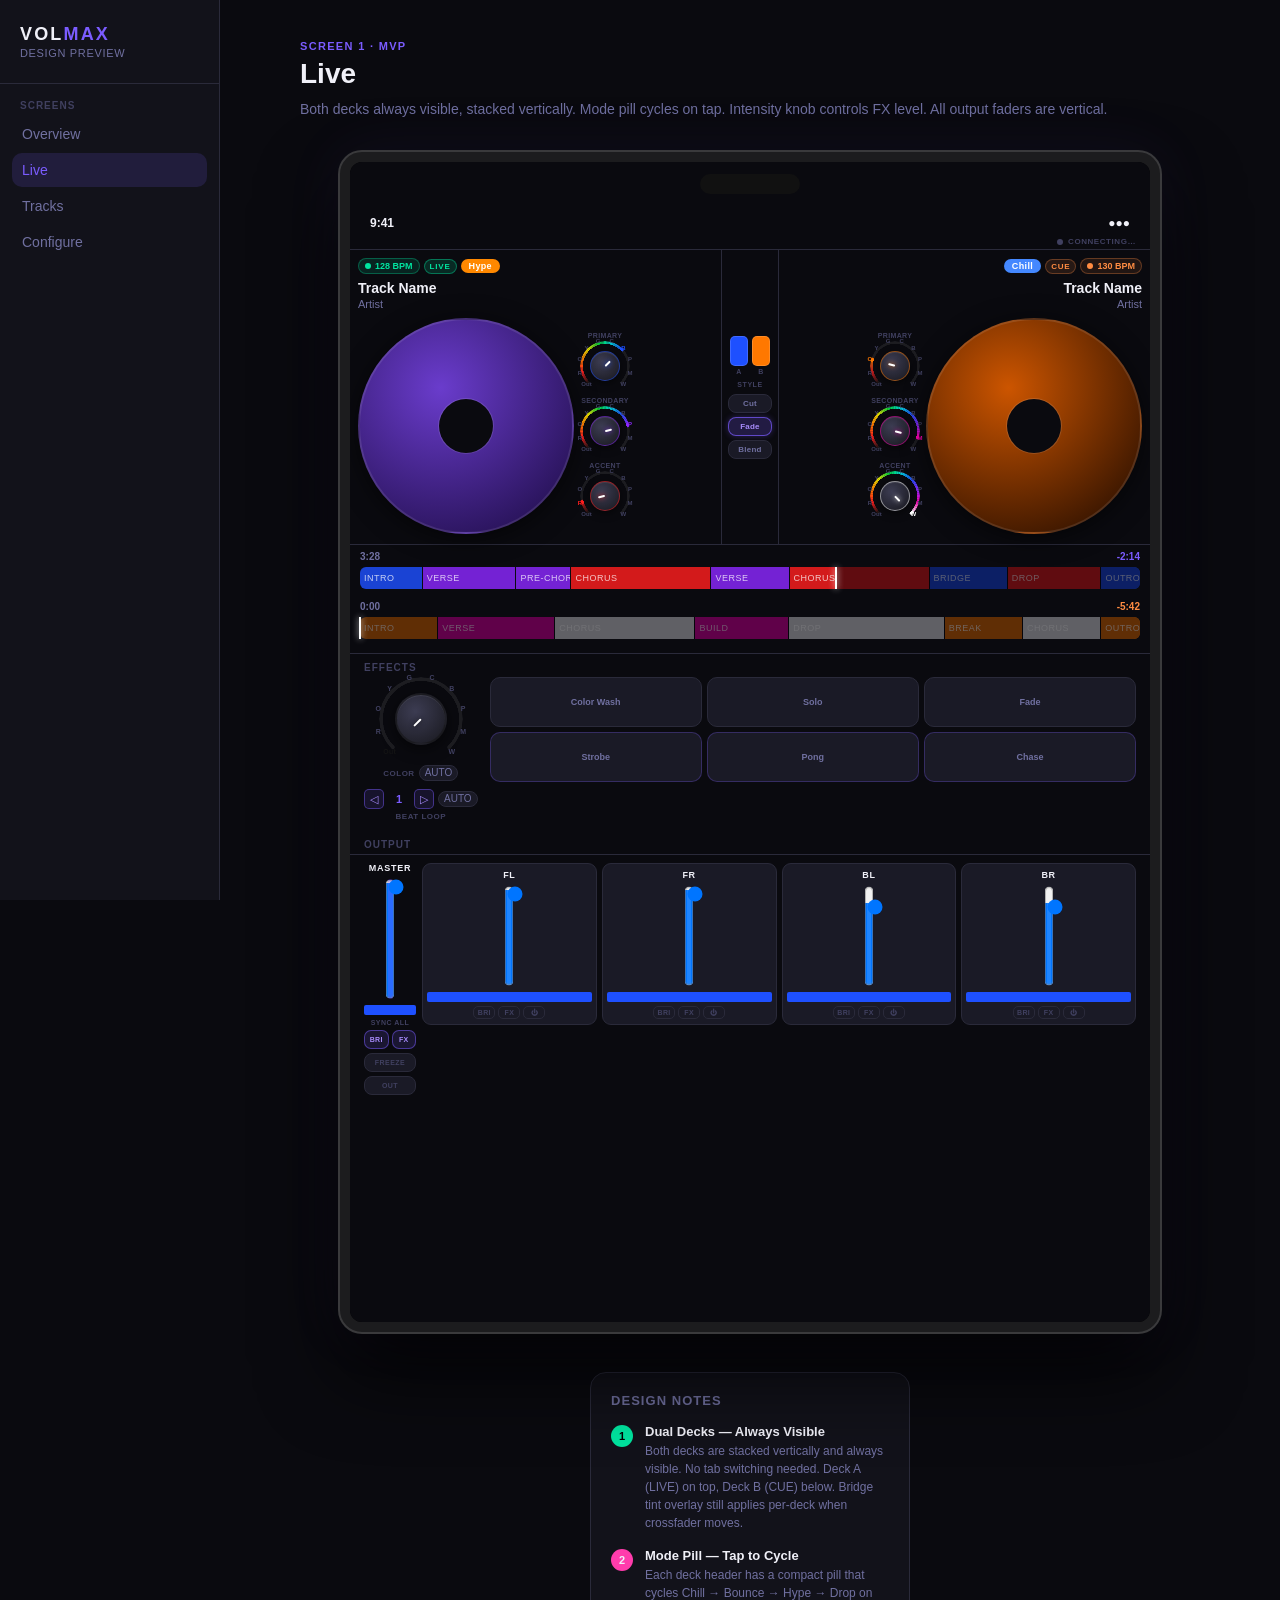
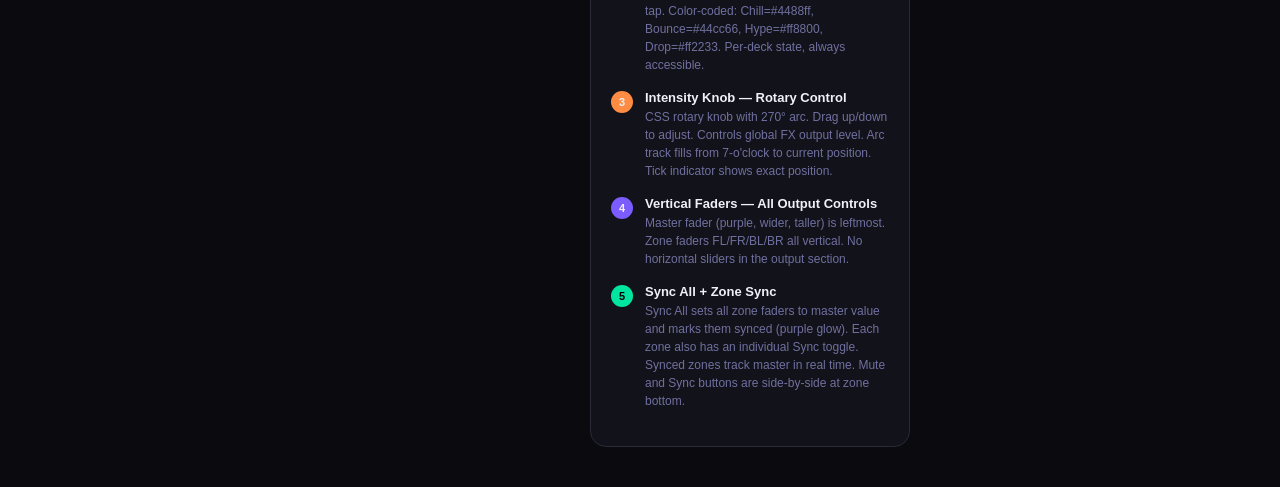
<file: templates/performance.html>
<!DOCTYPE html>
<html lang="en">
<head>
<meta charset="UTF-8">
<meta name="viewport" content="width=device-width, initial-scale=1.0">
<title>VOLMAX — Live</title>
<link rel="stylesheet" href="/static/css/base.css">
<style>
/* ── Status Bar ─── */
.status-bar {
  display: flex;
  justify-content: space-between;
  align-items: center;
  padding: 10px 20px 4px;
  font-size: 12px;
  font-weight: 600;
  color: var(--text);
}

/* ── Deck Content ─── */
.deck-content {
  padding: 10px 14px 6px;
  border-bottom: 1px solid var(--border);
}

.deck-header {
  display: flex;
  align-items: center;
  gap: 8px;
  margin-bottom: 6px;
  flex-wrap: wrap;
}

.bpm-badge {
  display: inline-flex;
  align-items: center;
  gap: 5px;
  background: rgba(0,229,160,0.12);
  border: 1px solid rgba(0,229,160,0.3);
  border-radius: 20px;
  padding: 3px 10px;
  font-size: 11px;
  font-weight: 700;
  color: var(--green);
}

.bpm-dot {
  width: 6px; height: 6px;
  background: var(--green);
  border-radius: 50%;
  animation: pulse 0.6s ease infinite alternate;
}

.deck-badge {
  font-size: 9px;
  font-weight: 800;
  letter-spacing: 0.1em;
  padding: 3px 7px;
  border-radius: 20px;
  flex-shrink: 0;
}

.deck-badge.live {
  background: rgba(0,229,160,0.15);
  border: 1px solid rgba(0,229,160,0.4);
  color: var(--green);
}

.deck-badge.cue {
  background: rgba(255,140,66,0.12);
  border: 1px solid rgba(255,140,66,0.3);
  color: var(--orange);
}

/* ── Mode Pill ── */
.mode-pill {
  padding: 4px 13px;
  border-radius: 20px;
  font-size: 10px;
  font-weight: 700;
  color: #fff;
  cursor: pointer;
  flex-shrink: 0;
  letter-spacing: 0.04em;
  user-select: none;
  -webkit-user-select: none;
  transition: background 0.15s ease;
  margin-left: auto;
}

.track-title {
  font-size: 14px;
  font-weight: 700;
  color: var(--text);
  margin-bottom: 2px;
}

.track-artist {
  font-size: 11px;
  color: var(--text-dim);
  margin-bottom: 8px;
}

/* ── Bridge Status Indicator ─── */
.bridge-status {
  display: flex;
  align-items: center;
  gap: 5px;
}
.bridge-dot {
  width: 6px;
  height: 6px;
  border-radius: 50%;
  flex-shrink: 0;
}
.bridge-dot-ok       { background: #00e5a0; box-shadow: 0 0 5px rgba(0,229,160,0.7); animation: pulse 1s ease infinite alternate; }
.bridge-dot-demo     { background: #ffaa00; box-shadow: 0 0 5px rgba(255,170,0,0.6); animation: pulse 1s ease infinite alternate; }
.bridge-dot-waiting  { background: #404060; }
.bridge-dot-error    { background: rgba(255,60,60,0.8); }
.bridge-label {
  font-size: 8px;
  font-weight: 700;
  text-transform: uppercase;
  letter-spacing: 0.07em;
  color: var(--text-muted);
}

@keyframes pulse { to { opacity: 0.3; } }

/* Blend tint overlay on the merged color strip */
.blend-tint {
  position: absolute;
  inset: 0;
  pointer-events: none;
  border-radius: 6px;
  transition: opacity 0.4s ease, background 0.4s ease;
}
.blend-tint.instant {
  transition: none;
}

/* ── Merged Progress + Color Map ─── */
.merged-time-row {
  display: flex;
  justify-content: space-between;
  margin-bottom: 3px;
}
.perf-time {
  font-size: 10px;
  font-weight: 600;
  font-variant-numeric: tabular-nums;
  color: var(--text-dim);
  flex-shrink: 0;
}
.perf-time.remaining { color: var(--accent); }
.pcm-merged-wrap {
  position: relative;
  margin-bottom: 6px;
}
.pcm-merged-map {
  display: flex;
  height: 22px;
  border-radius: 6px;
  overflow: hidden;
  gap: 1px;
}
.pcm-unplayed-dim {
  position: absolute;
  top: 0; right: 0; bottom: 0;
  left: 61%;
  background: rgba(0,0,8,0.54);
  pointer-events: none;
  border-radius: 0 6px 6px 0;
}
.pcm-playhead-line {
  position: absolute;
  top: 0; bottom: 0;
  left: 61%;
  width: 2px;
  transform: translateX(-50%);
  background: #fff;
  box-shadow: 0 0 6px rgba(255,255,255,0.9);
}

/* ── Color Map Strip ─── */
.pcm-merged-map, .perf-color-map {
  display: flex;
  border-radius: 6px;
  overflow: hidden;
  gap: 1px;
}
.pcm-seg {
  height: 100%;
  position: relative;
  overflow: hidden;
}
.pcm-seg.pcm-active {
  box-shadow: inset 0 0 0 2px rgba(255,255,255,0.7);
  border-radius: 2px;
  z-index: 1;
}
.pcm-label {
  position: absolute;
  top: 50%; left: 50%;
  transform: translate(-50%, -50%);
  font-size: 7px;
  font-weight: 800;
  color: rgba(255,255,255,0.95);
  white-space: nowrap;
}
.pcm-seg-label {
  position: absolute;
  left: 4px;
  top: 50%;
  transform: translateY(-50%);
  font-size: 9px;
  color: rgba(255,255,255,0.75);
  white-space: nowrap;
  pointer-events: none;
  text-transform: uppercase;
  letter-spacing: 0.5px;
}

/* ── Track Color Palette ─── */
.track-palette {
  display: flex;
  gap: 5px;
  margin-bottom: 6px;
}
.palette-chip {
  flex: 1;
  display: flex;
  align-items: center;
  gap: 5px;
  background: var(--surface2);
  border: 1px solid var(--border);
  border-radius: 8px;
  padding: 5px 7px;
  cursor: pointer;
}
.palette-dot {
  width: 13px;
  height: 13px;
  border-radius: 50%;
  flex-shrink: 0;
  border: 1.5px solid rgba(255,255,255,0.18);
}
.palette-chip-label {
  font-size: 7px;
  font-weight: 700;
  color: var(--text-muted);
  text-transform: uppercase;
  letter-spacing: 0.06em;
  line-height: 1;
}

/* ── Decks Side-by-Side Section ── */
.decks-section {
  display: flex;
  align-items: stretch;
  border-bottom: 1px solid var(--border);
}

.deck-col {
  flex: 1;
  padding: 8px 8px 10px;
  min-width: 0;
}

.deck-pill-row {
  display: flex;
  align-items: center;
  gap: 4px;
  margin-bottom: 6px;
  flex-wrap: wrap;
}

.deck-pill-row .bpm-badge {
  font-size: 9px;
  padding: 2px 6px;
  gap: 4px;
}

.deck-pill-row .mode-pill {
  font-size: 9px;
  padding: 2px 8px;
  margin-left: 0;
}

.deck-pill-row .deck-badge {
  font-size: 8px;
  padding: 2px 5px;
}

/* Album + swatches row */
.deck-art-swatches {
  display: flex;
  align-items: center;
  gap: 6px;
}

.album-art {
  width: 216px;
  height: 216px;
  border-radius: 50%;
  flex-shrink: 0;
  border: 2px solid rgba(255,255,255,0.1);
  box-shadow: 0 4px 24px rgba(0,0,0,0.6);
  position: relative;
}

.album-art::after {
  content: '';
  position: absolute;
  width: 54px; height: 54px;
  background: var(--bg);
  border-radius: 50%;
  top: 50%; left: 50%;
  transform: translate(-50%,-50%);
  box-shadow: 0 0 0 1px rgba(255,255,255,0.12);
}

/* ── Mini Color Knobs (deck color channels) ── */
.deck-knobs-stack {
  display: flex;
  flex-direction: column;
  gap: 6px;
  align-items: center;
  flex-shrink: 0;
  justify-content: center;
}

.deck-knob-item {
  display: flex;
  flex-direction: column;
  align-items: center;
  gap: 2px;
}

.deck-knob-label {
  font-size: 7px;
  font-weight: 700;
  color: var(--text-muted);
  text-transform: uppercase;
  letter-spacing: 0.05em;
  line-height: 1;
}

.mini-knob-container {
  position: relative;
  width: 50px;
  height: 50px;
  flex-shrink: 0;
}

.mini-knob-disc {
  position: absolute;
  width: 30px; height: 30px;
  top: 50%; left: 50%;
  transform: translate(-50%, -50%);
  border-radius: 50%;
  background: radial-gradient(circle at 38% 34%, #3c3c52, #18181e);
  border: 1.5px solid rgba(255,255,255,0.15);
  box-shadow: 0 2px 8px rgba(0,0,0,0.55), inset 0 1px 0 rgba(255,255,255,0.08);
  cursor: pointer;
  touch-action: none;
}

.mini-knob-arc {
  position: absolute;
  inset: 0;
  border-radius: 50%;
  pointer-events: none;
  -webkit-mask: radial-gradient(farthest-side, transparent calc(100% - 3px), #000 calc(100% - 3px));
  mask: radial-gradient(farthest-side, transparent calc(100% - 3px), #000 calc(100% - 3px));
}

.mini-knob-tick {
  position: absolute;
  width: 1.5px;
  height: 7px;
  border-radius: 1px;
  background: #fff;
  bottom: 50%;
  left: 50%;
  transform-origin: 50% 100%;
  transform: translateX(-50%) rotate(-135deg);
  box-shadow: 0 0 3px rgba(255,255,255,0.8);
  pointer-events: none;
}

/* Mini knob radial stop labels */
.mkl {
  position: absolute;
  font-size: 6px;
  font-weight: 800;
  color: var(--text-muted);
  letter-spacing: 0.02em;
  line-height: 1;
  text-align: center;
  width: 12px;
  transform: translate(-50%, -50%);
  pointer-events: none;
  transition: color 0.15s;
}

/* Transition color preview swatches */
.transition-preview-row {
  display: flex;
  gap: 4px;
  align-items: center;
}
.transition-preview-item {
  display: flex;
  flex-direction: column;
  align-items: center;
  gap: 2px;
}
.transition-preview-swatch {
  width: 18px;
  height: 30px;
  border-radius: 5px;
  border: 1px solid rgba(255,255,255,0.15);
  background: #333;
  transition: background 0.2s ease;
}
.transition-preview-item-label {
  font-size: 7px;
  font-weight: 700;
  color: var(--text-muted);
  letter-spacing: 0.04em;
  line-height: 1;
}

/* Transition center column */
.transition-col {
  display: flex;
  flex-direction: column;
  align-items: center;
  justify-content: center;
  gap: 6px;
  flex-shrink: 0;
  width: 58px;
  padding: 8px 0;
  border-left: 1px solid var(--border);
  border-right: 1px solid var(--border);
}

.transition-col-label {
  font-size: 7px;
  font-weight: 700;
  text-transform: uppercase;
  letter-spacing: 0.08em;
  color: var(--text-muted);
}

.transition-pills {
  display: flex;
  flex-direction: column;
  gap: 4px;
  width: 100%;
  padding: 0 6px;
}

.transition-pill {
  font-size: 8px;
  font-weight: 700;
  text-align: center;
  padding: 4px 0;
  border-radius: 8px;
  border: 1px solid var(--border);
  background: var(--surface2);
  color: var(--text-dim);
  cursor: pointer;
  letter-spacing: 0.03em;
  user-select: none;
  -webkit-user-select: none;
  transition: background 0.12s, border-color 0.12s;
}

.transition-pill.active {
  background: rgba(123,92,255,0.22);
  border-color: rgba(123,92,255,0.7);
  color: #a78bfa;
  box-shadow: 0 0 6px rgba(123,92,255,0.3);
}

/* ── Timelines Section ── */
.timelines-section {
  border-bottom: 1px solid var(--border);
  padding: 6px 10px 8px;
  display: flex;
  flex-direction: column;
  gap: 6px;
}

.deck-timeline {
  display: flex;
  flex-direction: column;
  gap: 2px;
}

/* ── Section Label (shared) ─── */
.section-label {
  font-size: 10px;
  font-weight: 700;
  letter-spacing: 0.1em;
  text-transform: uppercase;
  color: var(--text-muted);
  padding: 8px 14px 4px;
}

/* ── FX Panel ─── */
.fx-panel {
  padding: 0 14px 10px;
  display: flex;
  gap: 12px;
  align-items: flex-start;
}

/* ── Color Knob ─── */
.knob-wrap {
  display: flex;
  flex-direction: column;
  align-items: center;
  gap: 4px;
  flex-shrink: 0;
}

.color-knob-container {
  position: relative;
  width: 84px;
  height: 84px;
  flex-shrink: 0;
}

.color-knob {
  position: absolute;
  width: 52px; height: 52px;
  top: 50%; left: 50%;
  transform: translate(-50%, -50%);
  border-radius: 50%;
  background: radial-gradient(circle at 38% 34%, #3c3c52, #18181e);
  border: 2px solid rgba(255,255,255,0.15);
  box-shadow:
    0 4px 14px rgba(0,0,0,0.55),
    inset 0 1px 0 rgba(255,255,255,0.08);
  position: absolute;
  cursor: pointer;
  touch-action: none;
}

.color-knob-arc {
  position: absolute;
  inset: 0;
  border-radius: 50%;
  pointer-events: none;
  -webkit-mask: radial-gradient(farthest-side, transparent calc(100% - 4px), #000 calc(100% - 4px));
  mask: radial-gradient(farthest-side, transparent calc(100% - 4px), #000 calc(100% - 4px));
}

.color-knob-tick {
  position: absolute;
  width: 2px;
  height: 10px;
  border-radius: 1px;
  background: #fff;
  /* bottom edge sits at the knob center; pivot is therefore bottom-center */
  bottom: 50%;
  left: 50%;
  transform-origin: 50% 100%;
  transform: translateX(-50%) rotate(-135deg);
  box-shadow: 0 0 4px rgba(255,255,255,0.8);
  pointer-events: none;
}

/* Radial stop labels around the knob */
.ckl {
  position: absolute;
  font-size: 7px;
  font-weight: 800;
  color: var(--text-muted);
  letter-spacing: 0.03em;
  line-height: 1;
  text-align: center;
  width: 14px;
  transform: translate(-50%, -50%);
  pointer-events: none;
  transition: color 0.15s;
}
.ckl.active { color: #fff; }

.knob-label {
  font-size: 8px;
  font-weight: 600;
  color: var(--text-muted);
  text-transform: uppercase;
  letter-spacing: 0.06em;
}

/* ── Beat Loop Selector ─── */
.beat-loop-wrap {
  display: flex;
  flex-direction: column;
  align-items: center;
  gap: 3px;
  margin-top: 4px;
}

.beat-loop-row {
  display: flex;
  align-items: center;
  gap: 4px;
}

.beat-loop-btn {
  width: 20px; height: 20px;
  border-radius: 5px;
  border: 1px solid rgba(123,92,255,0.45);
  background: rgba(123,92,255,0.12);
  color: #a78bfa;
  font-size: 11px;
  line-height: 1;
  display: flex;
  align-items: center;
  justify-content: center;
  cursor: pointer;
  flex-shrink: 0;
  -webkit-user-select: none;
  user-select: none;
}
.beat-loop-btn:active { background: rgba(123,92,255,0.3); }

.beat-loop-val {
  font-size: 11px;
  font-weight: 800;
  color: var(--accent);
  min-width: 22px;
  text-align: center;
  line-height: 1;
}

/* ── FX Pad Grid ─── */
.fx-grid {
  flex: 1;
  display: grid;
  grid-template-columns: repeat(3, 1fr);
  gap: 5px;
}

/* Beat-loop pads (row 2: Strobe, Pong, Chase) get a subtle tinted border */
.fx-pad.beat-pad {
  border-color: rgba(123,92,255,0.28);
}

.auto-btn {
  font-size: 10px;
  padding: 2px 5px;
  background: var(--surface2);
  border: 1px solid var(--border);
  border-radius: 10px;
  color: var(--text-dim);
  cursor: pointer;
  -webkit-user-select: none;
  user-select: none;
  line-height: 1;
}
.auto-btn.active {
  background: rgba(60,120,255,0.22);
  border-color: rgba(60,120,255,0.9);
  color: #fff;
}

.fx-pad {
  height: 50px;
  background: var(--surface2);
  border: 1px solid var(--border);
  border-radius: 10px;
  display: flex;
  flex-direction: column;
  align-items: center;
  justify-content: center;
  gap: 3px;
  cursor: pointer;
}

.fx-pad .fx-name {
  font-size: 9px;
  font-weight: 600;
  color: var(--text-dim);
}

.fx-pad.active { background: rgba(60,120,255,0.22); border-color: rgba(60,120,255,0.9); box-shadow: 0 0 10px rgba(60,120,255,0.45); }
.fx-pad.pressing { transform: scale(0.94); opacity: 0.8; transition: transform 0.05s; }

/* ── Output Section ─── */
.output-section {
  border-top: 1px solid var(--border);
  padding: 8px 14px 14px;
}

.output-layout {
  display: flex;
  gap: 6px;
  align-items: flex-start;
}

/* Master column */
.output-master-col {
  display: flex;
  flex-direction: column;
  align-items: center;
  gap: 4px;
  flex-shrink: 0;
  width: 52px;
}

.col-label {
  font-size: 9px;
  font-weight: 800;
  letter-spacing: 0.08em;
  text-transform: uppercase;
  color: var(--text);
}

.vert-fader-wrap {
  display: flex;
  align-items: center;
  justify-content: center;
  padding: 2px 0;
}

/* Vertical sliders */
input[type=range].vert-slider {
  -webkit-appearance: slider-vertical;
  writing-mode: vertical-lr;
  direction: rtl;
  width: 26px;
  height: 100px;
  cursor: pointer;
  outline: none;
  background: transparent;
  padding: 0;
}

input[type=range].master-fader {
  height: 120px;
  width: 36px;
}

input[type=range].vert-slider::-webkit-slider-runnable-track {
  background: rgba(255,255,255,0.12);
  border-radius: 2px;
  width: 4px;
}

input[type=range].master-fader::-webkit-slider-runnable-track {
  background: rgba(123,92,255,0.35);
  width: 5px;
}

input[type=range].vert-slider::-webkit-slider-thumb {
  -webkit-appearance: none;
  width: 36px;
  height: 10px;
  border-radius: 3px;
  background: #ccc;
  border: 1px solid #555;
  cursor: pointer;
  margin-left: auto;
  margin-right: auto;
}

input[type=range].master-fader::-webkit-slider-thumb {
  -webkit-appearance: none;
  width: 36px;
  height: 10px;
  border-radius: 3px;
  background: #ddd;
  border: 1px solid #555;
  margin-left: auto;
  margin-right: auto;
}

/* Firefox vertical */
input[type=range].vert-slider::-moz-range-track {
  background: rgba(255,255,255,0.12);
  border-radius: 2px;
  width: 4px;
}
input[type=range].master-fader::-moz-range-track {
  background: rgba(123,92,255,0.35);
  width: 5px;
}
input[type=range].vert-slider::-moz-range-thumb {
  width: 36px;
  height: 10px;
  border-radius: 3px;
  background: #ccc;
  border: 1px solid #555;
  margin-left: auto;
  margin-right: auto;
}
input[type=range].master-fader::-moz-range-thumb {
  width: 36px;
  height: 10px;
  border-radius: 3px;
  background: #ddd;
  border: 1px solid #555;
  margin-left: auto;
  margin-right: auto;
}

/* Master control buttons below fader */
.master-btns {
  display: flex;
  flex-direction: column;
  gap: 4px;
  width: 100%;
}

.sync-all-label {
  font-size: 7px;
  font-weight: 700;
  text-transform: uppercase;
  letter-spacing: 0.07em;
  color: var(--text-muted);
  text-align: center;
  width: 100%;
}
.sync-all-row {
  display: flex;
  gap: 3px;
  width: 100%;
}
.sync-all-btn {
  font-size: 7px;
  font-weight: 700;
  text-transform: uppercase;
  letter-spacing: 0.05em;
  padding: 5px 4px;
  border-radius: 7px;
  border: 1px solid rgba(123,92,255,0.5);
  background: rgba(123,92,255,0.15);
  color: #a78bfa;
  cursor: pointer;
  flex: 1;
  text-align: center;
}
.sync-all-btn:active {
  background: rgba(123,92,255,0.3);
}

.ctrl-btn {
  display: flex;
  flex-direction: column;
  align-items: center;
  gap: 2px;
  background: var(--surface2);
  border: 1px solid var(--border);
  border-radius: 8px;
  padding: 5px 4px;
  cursor: pointer;
  width: 100%;
  text-align: center;
}
.ctrl-btn .ctrl-btn-icon { font-size: 11px; line-height: 1; }
.ctrl-btn .ctrl-btn-label {
  font-size: 7px;
  font-weight: 700;
  text-transform: uppercase;
  letter-spacing: 0.07em;
  color: var(--text-muted);
}
.ctrl-btn.freeze.active {
  background: rgba(0,204,255,0.15);
  border-color: rgba(0,204,255,0.7);
  box-shadow: 0 0 8px rgba(0,204,255,0.3);
}
.ctrl-btn.freeze.active .ctrl-btn-label { color: #00ccff; }
.ctrl-btn.blackout.active {
  background: rgba(255,30,30,0.18);
  border-color: rgba(255,30,30,0.8);
  box-shadow: 0 0 8px rgba(255,30,30,0.35);
}
.ctrl-btn.blackout.active .ctrl-btn-label { color: #ff4444; }

/* Zone columns */
.output-zones-row {
  display: flex;
  gap: 5px;
  flex: 1;
}

.zone-col {
  display: flex;
  flex-direction: column;
  align-items: center;
  gap: 4px;
  flex: 1;
  padding: 6px 4px 5px;
  border-radius: 9px;
  border: 1px solid var(--border);
  background: var(--surface2);
  transition: border-color 0.2s, box-shadow 0.2s, background 0.2s;
}

.zone-col.synced .vert-fader-wrap {
  background: rgba(255,230,80,0.15);
  border-radius: 6px;
}

.zone-col.fx-synced {
  border-color: rgba(60,120,255,0.9);
  background: rgba(60,120,255,0.22);
  box-shadow: 0 0 10px rgba(60,120,255,0.45);
}

.zone-col.muted {
  opacity: 0.42;
  border-color: rgba(255,30,30,0.45);
}

.output-master-col.bri-active .vert-fader-wrap {
  background: rgba(255,230,80,0.15);
  border-radius: 6px;
}

/* Zone buttons at bottom */
.zone-btns {
  display: flex;
  gap: 3px;
  flex-wrap: wrap;
  justify-content: center;
}

.zone-bri-btn, .zone-fx-btn, .zone-out-btn {
  font-size: 7px;
  font-weight: 700;
  letter-spacing: 0.05em;
  text-transform: uppercase;
  padding: 2px 0;
  border-radius: 5px;
  border: 1px solid var(--border);
  background: var(--surface2);
  color: var(--text-muted);
  cursor: pointer;
  min-width: 22px;
  text-align: center;
}

.zone-bri-btn.synced {
  background: rgba(123,92,255,0.18);
  border-color: rgba(123,92,255,0.65);
  color: #a78bfa;
}

.zone-fx-btn.synced {
  background: rgba(123,92,255,0.18);
  border-color: rgba(123,92,255,0.65);
  color: #a78bfa;
}

.zone-out-btn.active {
  background: rgba(255,30,30,0.15);
  border-color: rgba(255,30,30,0.7);
  color: #ff4444;
}

/* ── Zone Color Bars ── */
.zone-color-bars {
  width: 100%;
  display: flex;
  flex-direction: row;
  gap: 2px;
}
.zone-bar {
  flex: 1;
  height: 10px;
  border-radius: 2px;
  background: #333;
  transition: background 0.2s ease;
}

@keyframes fx-strobe-kf { 0%,100%{opacity:0} 50%{opacity:1} }
@keyframes fx-flash-kf  { 0%,100%{opacity:1} 50%{opacity:0.2} }
@keyframes fx-pulse-kf  { 0%,100%{opacity:1} 50%{opacity:0.4} }
@keyframes fx-pong-kf   { 0%{filter:brightness(1.8)} 100%{filter:brightness(0.3)} }

.zone-bar.fx-strobe            { animation: fx-strobe-kf var(--fx-beat-duration, 0.5s) infinite; }
.zone-bar.fx-flash             { animation: fx-flash-kf var(--fx-beat-duration, 0.5s) infinite; }
.zone-bar.fx-pulse             { animation: fx-pulse-kf var(--fx-beat-duration, 0.5s) ease-in-out infinite; }
.zone-bar.fx-chase             { animation: fx-pulse-kf var(--fx-beat-duration, 0.5s) ease-in-out infinite; }
.zone-bar-secondary.fx-chase   { animation-delay: calc(var(--fx-beat-duration, 0.5s) * -0.33); }
.zone-bar-accent.fx-chase      { animation-delay: calc(var(--fx-beat-duration, 0.5s) * -0.67); }
.zone-bar.fx-pong              { animation: fx-pong-kf var(--fx-beat-duration, 0.5s) alternate infinite; }
.zone-bar-secondary.fx-pong    { animation-direction: alternate-reverse; }
.zone-bar.fx-solo              { opacity: 0.2; }
.zone-bar-primary.fx-solo      { opacity: 1; }
</style>
</head>
<body>
<div class="preview-shell">
  <nav class="sidebar">
    <div class="sidebar-logo">
      <div class="wordmark">VOL<span>MAX</span></div>
      <div class="sub">Design Preview</div>
    </div>
    <div class="nav-section">
      <div class="nav-label">Screens</div>
      <a href="/" class="nav-link">Overview</a>
      <a href="/performance" class="nav-link active">Live</a>
      <a href="/timeline" class="nav-link">Tracks</a>
      <a href="/configure" class="nav-link">Configure</a>
    </div>
  </nav>

  <main class="main-content">
    <div class="page-header">
      <div class="screen-label">Screen 1 · MVP</div>
      <h1>Live</h1>
      <p>Both decks always visible, stacked vertically. Mode pill cycles on tap. Intensity knob controls FX level. All output faders are vertical.</p>
    </div>

    <div class="phone-frame-wrap">
      <div class="phone-frame">
        <div class="phone-notch"></div>
        <div class="phone-screen">

          <!-- Status Bar -->
          <div class="status-bar">
            <span>9:41</span>
            <span>●●●</span>
          </div>

          <!-- ── Bridge Status ── -->
          <div style="display:flex;align-items:center;justify-content:flex-end;padding:3px 14px;border-bottom:1px solid var(--border);">
            <div class="bridge-status">
              <div class="bridge-dot bridge-dot-waiting" id="bridge-dot"></div>
              <span class="bridge-label" id="bridge-label">Bridge offline</span>
            </div>
          </div>

          <!-- ── Decks Side-by-Side ── -->
          <div class="decks-section">

            <!-- Deck A -->
            <div class="deck-col" id="deck1">
              <div class="deck-pill-row">
                <div class="bpm-badge"><div class="bpm-dot"></div> 128 BPM</div>
                <div class="deck-badge live">LIVE</div>
                <div class="mode-pill" data-deck="1" data-mode-idx="2" onclick="cycleMode(this)" style="background:#ff8800">Hype</div>
              </div>
              <div class="track-title" id="deck1-track-title" style="text-align:left">Track Name</div>
              <div class="track-artist" id="deck1-track-artist" style="text-align:left">Artist</div>
              <div class="deck-art-swatches">
                <div class="album-art" style="background:radial-gradient(circle at 38% 32%, #6a3ccc, #1a0a40)"></div>
                <div class="deck-knobs-stack">
                  <div class="deck-knob-item">
                    <div class="deck-knob-label">Primary</div>
                    <div class="mini-knob-container" data-deck="1" data-channel="primary">
                      <canvas class="mini-knob-arc" width="50" height="50"></canvas>
                      <div class="mini-knob-disc"><div class="mini-knob-tick"></div></div>
                    </div>
                  </div>
                  <div class="deck-knob-item">
                    <div class="deck-knob-label">Secondary</div>
                    <div class="mini-knob-container" data-deck="1" data-channel="secondary">
                      <canvas class="mini-knob-arc" width="50" height="50"></canvas>
                      <div class="mini-knob-disc"><div class="mini-knob-tick"></div></div>
                    </div>
                  </div>
                  <div class="deck-knob-item">
                    <div class="deck-knob-label">Accent</div>
                    <div class="mini-knob-container" data-deck="1" data-channel="accent">
                      <canvas class="mini-knob-arc" width="50" height="50"></canvas>
                      <div class="mini-knob-disc"><div class="mini-knob-tick"></div></div>
                    </div>
                  </div>
                </div>
              </div>
              <div class="blend-tint" id="deck1-blend-tint" style="border-radius:0"></div>
            </div>

            <!-- Transition column -->
            <div class="transition-col">
              <div class="transition-preview-row">
                <div class="transition-preview-item">
                  <div class="transition-preview-swatch" id="deck1-color-preview"></div>
                  <div class="transition-preview-item-label">A</div>
                </div>
                <div class="transition-preview-item">
                  <div class="transition-preview-swatch" id="deck2-color-preview"></div>
                  <div class="transition-preview-item-label">B</div>
                </div>
              </div>
              <div class="transition-col-label">Style</div>
              <div class="transition-pills">
                <div class="transition-pill" onclick="selectTransition(this)">Cut</div>
                <div class="transition-pill active" onclick="selectTransition(this)">Fade</div>
                <div class="transition-pill" onclick="selectTransition(this)">Blend</div>
              </div>
            </div>

            <!-- Deck B -->
            <div class="deck-col" id="deck2" style="text-align:right">
              <div class="deck-pill-row" style="justify-content:flex-end">
                <div class="mode-pill" data-deck="2" data-mode-idx="0" onclick="cycleMode(this)" style="background:#4488ff">Chill</div>
                <div class="deck-badge cue">CUE</div>
                <div class="bpm-badge" style="background:rgba(255,140,66,0.1);border-color:rgba(255,140,66,0.3);color:var(--orange)">
                  <div class="bpm-dot" style="background:var(--orange)"></div> 130 BPM
                </div>
              </div>
              <div class="track-title" id="deck2-track-title" style="text-align:right">Track Name</div>
              <div class="track-artist" id="deck2-track-artist" style="text-align:right">Artist</div>
              <div class="deck-art-swatches" style="justify-content:flex-end">
                <div class="deck-knobs-stack">
                  <div class="deck-knob-item">
                    <div class="deck-knob-label">Primary</div>
                    <div class="mini-knob-container" data-deck="2" data-channel="primary">
                      <canvas class="mini-knob-arc" width="50" height="50"></canvas>
                      <div class="mini-knob-disc"><div class="mini-knob-tick"></div></div>
                    </div>
                  </div>
                  <div class="deck-knob-item">
                    <div class="deck-knob-label">Secondary</div>
                    <div class="mini-knob-container" data-deck="2" data-channel="secondary">
                      <canvas class="mini-knob-arc" width="50" height="50"></canvas>
                      <div class="mini-knob-disc"><div class="mini-knob-tick"></div></div>
                    </div>
                  </div>
                  <div class="deck-knob-item">
                    <div class="deck-knob-label">Accent</div>
                    <div class="mini-knob-container" data-deck="2" data-channel="accent">
                      <canvas class="mini-knob-arc" width="50" height="50"></canvas>
                      <div class="mini-knob-disc"><div class="mini-knob-tick"></div></div>
                    </div>
                  </div>
                </div>
                <div class="album-art" style="background:radial-gradient(circle at 38% 32%, #cc5500, #1a0800)"></div>
              </div>
              <div class="blend-tint" id="deck2-blend-tint" style="border-radius:0"></div>
            </div>

          </div><!-- /decks-section -->

          <!-- ── Timelines (stacked) ── -->
          <div class="timelines-section">
            <!-- Deck A timeline -->
            <div class="deck-timeline" id="deck1-timeline">
              <div class="merged-time-row">
                <span class="perf-time">3:28</span>
                <span class="perf-time remaining">-2:14</span>
              </div>
              <div class="pcm-merged-wrap" id="deck1-map-wrap">
                <div class="pcm-merged-map">
                  <div class="pcm-seg" data-phase="primary"   data-label="Intro"       style="width:8%"><span  class="pcm-seg-label">Intro</span></div>
                  <div class="pcm-seg" data-phase="secondary" data-label="Verse"       style="width:12%"><span class="pcm-seg-label">Verse</span></div>
                  <div class="pcm-seg" data-phase="secondary" data-label="Pre-Chorus"  style="width:7%"><span  class="pcm-seg-label">Pre-Chorus</span></div>
                  <div class="pcm-seg" data-phase="accent"    data-label="Chorus"      style="width:18%"><span class="pcm-seg-label">Chorus</span></div>
                  <div class="pcm-seg" data-phase="secondary" data-label="Verse"       style="width:10%"><span class="pcm-seg-label">Verse</span></div>
                  <div class="pcm-seg" data-phase="accent"    data-label="Chorus"      style="width:18%"><span class="pcm-seg-label">Chorus</span></div>
                  <div class="pcm-seg" data-phase="primary"   data-label="Bridge"      style="width:10%"><span class="pcm-seg-label">Bridge</span></div>
                  <div class="pcm-seg" data-phase="accent"    data-label="Drop"        style="width:12%"><span class="pcm-seg-label">Drop</span></div>
                  <div class="pcm-seg" data-phase="primary"   data-label="Outro"       style="width:5%"><span  class="pcm-seg-label">Outro</span></div>
                </div>
                <div class="pcm-unplayed-dim"></div>
                <div class="pcm-playhead-line"></div>
              </div>
            </div>
            <!-- Deck B timeline -->
            <div class="deck-timeline" id="deck2-timeline">
              <div class="merged-time-row">
                <span class="perf-time">0:00</span>
                <span class="perf-time remaining" style="color:var(--orange)">-5:42</span>
              </div>
              <div class="pcm-merged-wrap" id="deck2-map-wrap">
                <div class="pcm-merged-map">
                  <div class="pcm-seg" data-phase="primary"   data-label="Intro"  style="width:10%"><span class="pcm-seg-label">Intro</span></div>
                  <div class="pcm-seg" data-phase="secondary" data-label="Verse"  style="width:15%"><span class="pcm-seg-label">Verse</span></div>
                  <div class="pcm-seg" data-phase="accent"    data-label="Chorus" style="width:18%"><span class="pcm-seg-label">Chorus</span></div>
                  <div class="pcm-seg" data-phase="secondary" data-label="Build"  style="width:12%"><span class="pcm-seg-label">Build</span></div>
                  <div class="pcm-seg" data-phase="accent"    data-label="Drop"   style="width:20%"><span class="pcm-seg-label">Drop</span></div>
                  <div class="pcm-seg" data-phase="primary"   data-label="Break"  style="width:10%"><span class="pcm-seg-label">Break</span></div>
                  <div class="pcm-seg" data-phase="accent"    data-label="Chorus" style="width:10%"><span class="pcm-seg-label">Chorus</span></div>
                  <div class="pcm-seg" data-phase="primary"   data-label="Outro"  style="width:5%"><span  class="pcm-seg-label">Outro</span></div>
                </div>
                <div class="pcm-unplayed-dim" style="left:0%"></div>
                <div class="pcm-playhead-line" style="left:0%"></div>
              </div>
            </div>
          </div><!-- /timelines-section -->

          <!-- ── Effects Panel ── -->
          <div class="section-label">Effects</div>
          <div class="fx-panel">
            <!-- Color Knob + Beat Loop -->
            <div class="knob-wrap">
              <div class="color-knob-container" id="color-knob-container">
                <canvas class="color-knob-arc" id="color-knob-arc" width="84" height="84"></canvas>
                <div class="color-knob" id="color-knob">
                  <div class="color-knob-tick" id="color-knob-tick"></div>
                </div>
                <!-- stop labels injected by JS -->
              </div>
              <div style="display:flex;align-items:center;gap:4px;justify-content:center;">
                <div class="knob-label">Color</div>
                <div class="auto-btn auto-color-btn" onclick="toggleAutoColor(this)">AUTO</div>
              </div>
              <!-- Beat Loop selector -->
              <div class="beat-loop-wrap">
                <div class="beat-loop-row">
                  <div class="beat-loop-btn" onclick="beatLoopStep(-1)">&#9665;</div>
                  <div class="beat-loop-val" id="beat-loop-val">1</div>
                  <div class="beat-loop-btn" onclick="beatLoopStep(1)">&#9655;</div>
                  <div class="auto-btn auto-beat-btn" onclick="toggleAutoBeat(this)">AUTO</div>
                </div>
                <div class="knob-label">Beat Loop</div>
              </div>
            </div>
            <!-- FX Pads: row 1 = free pads, row 2 = beat-loop pads (Strobe, Pong, Chase) -->
            <div class="fx-grid">
              <div class="fx-pad" onclick="toggleFx(this)" onmousedown="this.classList.add('pressing')" onmouseup="this.classList.remove('pressing')" onmouseleave="this.classList.remove('pressing')"><div class="fx-name">Color Wash</div></div>
              <div class="fx-pad" onclick="toggleFx(this)" onmousedown="this.classList.add('pressing')" onmouseup="this.classList.remove('pressing')" onmouseleave="this.classList.remove('pressing')"><div class="fx-name">Solo</div></div>
              <div class="fx-pad" onclick="toggleFx(this)" onmousedown="this.classList.add('pressing')" onmouseup="this.classList.remove('pressing')" onmouseleave="this.classList.remove('pressing')"><div class="fx-name">Fade</div></div>
              <div class="fx-pad beat-pad" onclick="toggleFx(this)" onmousedown="this.classList.add('pressing')" onmouseup="this.classList.remove('pressing')" onmouseleave="this.classList.remove('pressing')"><div class="fx-name">Strobe</div></div>
              <div class="fx-pad beat-pad" onclick="toggleFx(this)" onmousedown="this.classList.add('pressing')" onmouseup="this.classList.remove('pressing')" onmouseleave="this.classList.remove('pressing')"><div class="fx-name">Pong</div></div>
              <div class="fx-pad beat-pad" onclick="toggleFx(this)" onmousedown="this.classList.add('pressing')" onmouseup="this.classList.remove('pressing')" onmouseleave="this.classList.remove('pressing')"><div class="fx-name">Chase</div></div>
            </div>
          </div>

          <!-- ── Output Controls ── -->
          <div class="section-label">Output</div>
          <div class="output-section">
            <div class="output-layout">

              <!-- Master column -->
              <div class="output-master-col" id="master-col">
                <span class="col-label">Master</span>
                <div class="vert-fader-wrap">
                  <input type="range" class="vert-slider master-fader" id="master-brightness"
                    min="0" max="100" value="100"
                    orient="vertical"
                    oninput="masterSliderInput(this)">
                </div>
                <div class="zone-color-bars" data-zone="master">
                  <div class="zone-bar zone-bar-primary"></div>
                </div>
                <div class="master-btns">
                  <span class="sync-all-label">Sync All</span>
                  <div class="sync-all-row">
                    <button class="sync-all-btn" onclick="syncAllBri()">BRI</button>
                    <button class="sync-all-btn" onclick="syncAllFx()">FX</button>
                  </div>
                  <div class="ctrl-btn freeze" id="freeze-btn" onclick="toggleCtrl(this)">
                    <span class="ctrl-btn-label">Freeze</span>
                  </div>
                  <div class="ctrl-btn blackout" id="blackout-btn" onclick="toggleBlackout()">
                    <span class="ctrl-btn-label">OUT</span>
                  </div>
                </div>
              </div>

              <!-- Zone columns -->
              <div class="output-zones-row">

                <div class="zone-col" id="zone-fl">
                  <span class="col-label">FL</span>
                  <div class="vert-fader-wrap">
                    <input type="range" class="vert-slider zone-fader" min="0" max="100" value="100" orient="vertical">
                  </div>
                  <div class="zone-color-bars" data-zone="fl">
                    <div class="zone-bar zone-bar-primary"></div>
                  </div>
                  <div class="zone-btns">
                    <button class="zone-bri-btn" onclick="toggleZoneBri('zone-fl',this)">BRI</button>
                    <button class="zone-fx-btn" onclick="toggleZoneFx('zone-fl',this)">FX</button>
                    <button class="zone-out-btn" onclick="toggleZoneOut('zone-fl',this)">⏻</button>
                  </div>
                </div>

                <div class="zone-col" id="zone-fr">
                  <span class="col-label">FR</span>
                  <div class="vert-fader-wrap">
                    <input type="range" class="vert-slider zone-fader" min="0" max="100" value="100" orient="vertical">
                  </div>
                  <div class="zone-color-bars" data-zone="fr">
                    <div class="zone-bar zone-bar-primary"></div>
                  </div>
                  <div class="zone-btns">
                    <button class="zone-bri-btn" onclick="toggleZoneBri('zone-fr',this)">BRI</button>
                    <button class="zone-fx-btn" onclick="toggleZoneFx('zone-fr',this)">FX</button>
                    <button class="zone-out-btn" onclick="toggleZoneOut('zone-fr',this)">⏻</button>
                  </div>
                </div>

                <div class="zone-col" id="zone-bl">
                  <span class="col-label">BL</span>
                  <div class="vert-fader-wrap">
                    <input type="range" class="vert-slider zone-fader" min="0" max="100" value="85" orient="vertical">
                  </div>
                  <div class="zone-color-bars" data-zone="bl">
                    <div class="zone-bar zone-bar-primary"></div>
                  </div>
                  <div class="zone-btns">
                    <button class="zone-bri-btn" onclick="toggleZoneBri('zone-bl',this)">BRI</button>
                    <button class="zone-fx-btn" onclick="toggleZoneFx('zone-bl',this)">FX</button>
                    <button class="zone-out-btn" onclick="toggleZoneOut('zone-bl',this)">⏻</button>
                  </div>
                </div>

                <div class="zone-col" id="zone-br">
                  <span class="col-label">BR</span>
                  <div class="vert-fader-wrap">
                    <input type="range" class="vert-slider zone-fader" min="0" max="100" value="85" orient="vertical">
                  </div>
                  <div class="zone-color-bars" data-zone="br">
                    <div class="zone-bar zone-bar-primary"></div>
                  </div>
                  <div class="zone-btns">
                    <button class="zone-bri-btn" onclick="toggleZoneBri('zone-br',this)">BRI</button>
                    <button class="zone-fx-btn" onclick="toggleZoneFx('zone-br',this)">FX</button>
                    <button class="zone-out-btn" onclick="toggleZoneOut('zone-br',this)">⏻</button>
                  </div>
                </div>

              </div><!-- /output-zones-row -->
            </div><!-- /output-layout -->
          </div><!-- /output-section -->

        </div><!-- /phone-screen -->
      </div><!-- /phone-frame -->

      <!-- Annotations -->
      <div class="annotation-panel">
        <h3>Design Notes</h3>

        <div class="annotation-item">
          <div class="annotation-dot green">1</div>
          <div class="annotation-text">
            <strong>Dual Decks — Always Visible</strong>
            <p>Both decks are stacked vertically and always visible. No tab switching needed. Deck A (LIVE) on top, Deck B (CUE) below. Bridge tint overlay still applies per-deck when crossfader moves.</p>
          </div>
        </div>

        <div class="annotation-item">
          <div class="annotation-dot pink">2</div>
          <div class="annotation-text">
            <strong>Mode Pill — Tap to Cycle</strong>
            <p>Each deck header has a compact pill that cycles Chill → Bounce → Hype → Drop on tap. Color-coded: Chill=#4488ff, Bounce=#44cc66, Hype=#ff8800, Drop=#ff2233. Per-deck state, always accessible.</p>
          </div>
        </div>

        <div class="annotation-item">
          <div class="annotation-dot orange">3</div>
          <div class="annotation-text">
            <strong>Intensity Knob — Rotary Control</strong>
            <p>CSS rotary knob with 270° arc. Drag up/down to adjust. Controls global FX output level. Arc track fills from 7-o'clock to current position. Tick indicator shows exact position.</p>
          </div>
        </div>

        <div class="annotation-item">
          <div class="annotation-dot">4</div>
          <div class="annotation-text">
            <strong>Vertical Faders — All Output Controls</strong>
            <p>Master fader (purple, wider, taller) is leftmost. Zone faders FL/FR/BL/BR all vertical. No horizontal sliders in the output section.</p>
          </div>
        </div>

        <div class="annotation-item">
          <div class="annotation-dot green">5</div>
          <div class="annotation-text">
            <strong>Sync All + Zone Sync</strong>
            <p>Sync All sets all zone faders to master value and marks them synced (purple glow). Each zone also has an individual Sync toggle. Synced zones track master in real time. Mute and Sync buttons are side-by-side at zone bottom.</p>
          </div>
        </div>
      </div>
    </div>
  </main>
</div>

<script>
// ── Phase label map ─────────────────────────────────────────────
var phaseLabels = {
  intro: 'Intro',
  verse: 'Verse',
  'pre-chorus': 'Pre-Chorus',
  chorus: 'Chorus',
  build: 'Build',
  drop: 'Drop',
  bridge: 'Bridge',
  outro: 'Outro',
  break: 'Break'
};

// ── Deck switching is a no-op — both decks always visible ──────
function switchDeck(n) { /* both decks always visible, bridge tints still work */ }

// ── Transition Style Selector ───────────────────────────────────
function selectTransition(pill) {
  document.querySelectorAll('.transition-pill').forEach(function(p) { p.classList.remove('active'); });
  pill.classList.add('active');
}

// ── Mode Pill — cycles Chill → Bounce → Hype → Drop ───────────
var MODES = ['Chill', 'Bounce', 'Hype', 'Drop'];
var MODE_COLORS = { Chill: '#4488ff', Bounce: '#44cc66', Hype: '#ff8800', Drop: '#ff2233' };

function cycleMode(pill) {
  var idx = parseInt(pill.dataset.modeIdx, 10);
  var next = (idx + 1) % MODES.length;
  pill.dataset.modeIdx = next;
  pill.textContent = MODES[next];
  pill.style.background = MODE_COLORS[MODES[next]];
}

// ── Output Controls ─────────────────────────────────────────────
function toggleCtrl(el) {
  el.classList.toggle('active');
}

function updateMasterBri() {
  var anyBri = ['zone-fl', 'zone-fr', 'zone-bl', 'zone-br'].some(function(id) {
    return document.getElementById(id).classList.contains('synced');
  });
  document.getElementById('master-col').classList.toggle('bri-active', anyBri);
}

function toggleZoneBri(zoneId, btn) {
  var zone = document.getElementById(zoneId);
  var synced = zone.classList.toggle('synced');
  btn.classList.toggle('synced', synced);
  if (synced) {
    var masterVal = document.getElementById('master-brightness').value;
    zone.querySelector('.zone-fader').value = masterVal;
  }
  updateMasterBri();
}

function toggleZoneFx(zoneId, btn) {
  var zone = document.getElementById(zoneId);
  var active = zone.classList.toggle('fx-synced');
  btn.classList.toggle('synced', active);
}

function toggleZoneOut(zoneId, btn) {
  var zone = document.getElementById(zoneId);
  var muted = zone.classList.toggle('muted');
  btn.classList.toggle('active', muted);
}

// ── Sync All BRI: toggle-all — on if any off, off if all on ──
function syncAllBri() {
  var ids = ['zone-fl', 'zone-fr', 'zone-bl', 'zone-br'];
  var allOn = ids.every(function(id) {
    return document.getElementById(id).classList.contains('synced');
  });
  var master = document.getElementById('master-brightness');
  var val = master.value;
  ids.forEach(function(id) {
    var col = document.getElementById(id);
    var briBtn = col.querySelector('.zone-bri-btn');
    if (allOn) {
      col.classList.remove('synced');
      briBtn.classList.remove('synced');
    } else {
      col.classList.add('synced');
      col.querySelector('.zone-fader').value = val;
      briBtn.classList.add('synced');
    }
  });
  updateMasterBri();
}

// ── Sync All FX: toggle-all — on if any off, off if all on ──
function syncAllFx() {
  var ids = ['zone-fl', 'zone-fr', 'zone-bl', 'zone-br'];
  var allOn = ids.every(function(id) {
    return document.getElementById(id).classList.contains('fx-synced');
  });
  ids.forEach(function(id) {
    var col = document.getElementById(id);
    var fxBtn = col.querySelector('.zone-fx-btn');
    if (allOn) {
      col.classList.remove('fx-synced');
      fxBtn.classList.remove('synced');
    } else {
      col.classList.add('fx-synced');
      fxBtn.classList.add('synced');
    }
  });
}

// ── Master slider: propagate to all synced zones in real time ──
function masterSliderInput(slider) {
  var val = slider.value;
  ['zone-fl', 'zone-fr', 'zone-bl', 'zone-br'].forEach(function(id) {
    var col = document.getElementById(id);
    if (col.classList.contains('synced')) {
      col.querySelector('.zone-fader').value = val;
    }
  });
}

function toggleBlackout() {
  var btn = document.getElementById('blackout-btn');
  var active = btn.classList.toggle('active');
  ['zone-fl', 'zone-fr', 'zone-bl', 'zone-br'].forEach(function(id) {
    var zone = document.getElementById(id);
    zone.classList.toggle('muted', active);
  });
}

// ── Beat Loop Selector ───────────────────────────────────────────
(function() {
  var DIVISIONS = ['1/8', '1/4', '1/2', '1', '2', '4'];
  var idx = 3; // default: 1 beat
  var label = document.getElementById('beat-loop-val');
  label.textContent = DIVISIONS[idx];

  window.beatLoopStep = function(dir) {
    idx = Math.max(0, Math.min(DIVISIONS.length - 1, idx + dir));
    label.textContent = DIVISIONS[idx];
    updateFxAnimationSpeed();
  };

  window.getCurrentBeatDivision = function() { return DIVISIONS[idx]; };
})();

// ── FX Pads ─────────────────────────────────────────────────────
function toggleAutoBeat(btn) { btn.classList.toggle('active'); }
function toggleAutoColor(btn) { btn.classList.toggle('active'); }

function applyZoneBarFx(fxName) {
  var FX_MAP = {
    'Strobe': 'fx-strobe', 'Pong': 'fx-pong', 'Chase': 'fx-chase',
    'Solo': 'fx-solo', 'Fade': 'fx-flash', 'Color Wash': 'fx-pulse'
  };
  var ALL_FX = ['fx-strobe', 'fx-flash', 'fx-chase', 'fx-pong', 'fx-pulse', 'fx-solo'];
  document.querySelectorAll('.zone-bar').forEach(function(bar) {
    ALL_FX.forEach(function(cls) { bar.classList.remove(cls); });
    if (fxName && FX_MAP[fxName]) bar.classList.add(FX_MAP[fxName]);
  });
}

function toggleFx(pad) {
  var wasActive = pad.classList.contains('active');
  document.querySelectorAll('.fx-pad').forEach(function(p) { p.classList.remove('active'); });
  if (!wasActive) pad.classList.add('active');
  applyZoneBarFx(wasActive ? null : pad.querySelector('.fx-name').textContent);
  updateZoneBars();
}

// ── Color Knob Factory ───────────────────────────────────────────
// opts: { container, canvas, disc, tick, labelClass, labelRadius, arcLineW }
function initColorKnob(opts) {
  var STOPS = [
    { label: 'Out', color: [20,  20,  20 ] },
    { label: 'R',   color: [255, 30,  30 ] },
    { label: 'O',   color: [255, 120, 0  ] },
    { label: 'Y',   color: [240, 230, 0  ] },
    { label: 'G',   color: [0,   210, 60 ] },
    { label: 'C',   color: [0,   210, 220] },
    { label: 'B',   color: [30,  80,  255] },
    { label: 'P',   color: [140, 40,  255] },
    { label: 'M',   color: [255, 0,   180] },
    { label: 'W',   color: [255, 255, 255] }
  ];
  var START_DEG = -135, SWEEP = 270, N = 9;
  var ctx = opts.canvas.getContext('2d');
  var isDragging = false, lastY = 0, currentT = opts.initialT || 0;
  var CX = opts.canvas.width / 2, CY = opts.canvas.height / 2;

  // Inject radial stop labels
  var labelEls = STOPS.map(function(stop, i) {
    var angleDeg = START_DEG + (i / N) * SWEEP;
    var angleRad = (angleDeg - 90) * Math.PI / 180;
    var x = CX + opts.labelRadius * Math.cos(angleRad);
    var y = CY + opts.labelRadius * Math.sin(angleRad);
    var el = document.createElement('div');
    el.className = opts.labelClass;
    el.textContent = stop.label;
    el.style.left = x + 'px';
    el.style.top  = y + 'px';
    opts.container.appendChild(el);
    return el;
  });

  function lerpColor(a, b, t) {
    return [
      Math.round(a[0] + (b[0] - a[0]) * t),
      Math.round(a[1] + (b[1] - a[1]) * t),
      Math.round(a[2] + (b[2] - a[2]) * t)
    ];
  }
  function colorAtT(t) {
    var s = t * N, i = Math.min(Math.floor(s), N - 1);
    return lerpColor(STOPS[i].color, STOPS[i + 1].color, s - i);
  }
  function rgbStr(c)    { return 'rgb('  + c[0] + ',' + c[1] + ',' + c[2] + ')'; }
  function rgbaStr(c,a) { return 'rgba(' + c[0] + ',' + c[1] + ',' + c[2] + ',' + a + ')'; }

  function drawArc(t) {
    var W = opts.canvas.width, H = opts.canvas.height;
    ctx.clearRect(0, 0, W, H);
    var cx = W / 2, cy = H / 2, r = W / 2;
    var lw = opts.arcLineW;
    var startRad = (START_DEG - 90) * Math.PI / 180;
    var endRad   = (START_DEG + SWEEP - 90) * Math.PI / 180;
    ctx.beginPath();
    ctx.arc(cx, cy, r - lw / 2, startRad, endRad);
    ctx.strokeStyle = 'rgba(255,255,255,0.08)';
    ctx.lineWidth = lw; ctx.lineCap = 'round'; ctx.stroke();
    if (t > 0) {
      var segs = 60;
      for (var s = 0; s < segs; s++) {
        var t0 = (s / segs) * t, t1 = ((s + 1) / segs) * t;
        var a0 = (START_DEG - 90 + t0 * SWEEP) * Math.PI / 180;
        var a1 = (START_DEG - 90 + t1 * SWEEP) * Math.PI / 180;
        ctx.beginPath();
        ctx.arc(cx, cy, r - lw / 2, a0, a1);
        ctx.strokeStyle = rgbStr(colorAtT((t0 + t1) / 2));
        ctx.lineWidth = lw; ctx.lineCap = 'butt'; ctx.stroke();
      }
      var capA = (START_DEG - 90 + t * SWEEP) * Math.PI / 180;
      ctx.beginPath();
      ctx.arc(cx, cy, r - lw / 2, capA - 0.01, capA + 0.01);
      ctx.strokeStyle = rgbStr(colorAtT(t));
      ctx.lineWidth = lw + 1; ctx.lineCap = 'round'; ctx.stroke();
    }
  }

  function applyKnob(t) {
    t = Math.max(0, Math.min(1, t));
    currentT = t;
    var angleDeg = START_DEG + t * SWEEP;
    opts.tick.style.transform = 'translateX(-50%) rotate(' + angleDeg + 'deg)';
    var c = colorAtT(t);
    opts.tick.style.boxShadow = '0 0 5px ' + rgbaStr(c, 0.9);
    opts.disc.style.borderColor = rgbaStr(c, 0.5);
    drawArc(t);
    labelEls.forEach(function(el, i) {
      var dist = Math.abs(t * N - i);
      el.classList.toggle('active', dist < 0.6);
      el.style.color = dist < 0.6 ? rgbStr(STOPS[i].color) : '';
    });
    if (opts.onChange) opts.onChange(colorAtT(t));
  }

  applyKnob(currentT);

  opts.disc.addEventListener('mousedown', function(e) { isDragging = true; lastY = e.clientY; e.preventDefault(); });
  opts.disc.addEventListener('touchstart', function(e) { isDragging = true; lastY = e.touches[0].clientY; e.preventDefault(); }, { passive: false });
  var SNAP_THRESHOLD = 15 / SWEEP;
  function snapT(t) {
    if (t < SNAP_THRESHOLD) return 0;
    if (t > 1 - SNAP_THRESHOLD) return 1;
    return t;
  }
  document.addEventListener('mousemove', function(e) {
    if (!isDragging) return;
    var d = lastY - e.clientY; lastY = e.clientY; applyKnob(snapT(currentT + d / 200));
  });
  document.addEventListener('touchmove', function(e) {
    if (!isDragging) return;
    var d = lastY - e.touches[0].clientY; lastY = e.touches[0].clientY; applyKnob(snapT(currentT + d / 200));
  }, { passive: false });
  document.addEventListener('mouseup',  function() { isDragging = false; });
  document.addEventListener('touchend', function() { isDragging = false; });
}

// Init effects color knob
initColorKnob({
  container:   document.getElementById('color-knob-container'),
  canvas:      document.getElementById('color-knob-arc'),
  disc:        document.getElementById('color-knob'),
  tick:        document.getElementById('color-knob-tick'),
  labelClass:  'ckl',
  labelRadius: 44,
  arcLineW:    4,
  onChange: function(color) {
    currentEffectColor = color;
    updateZoneBars();
  }
});

// ── Deck timeline color state ────────────────────────────────────
// initialT values chosen to match original segment hues on load:
//   Deck 1: Primary=B(6/9), Secondary=P(7/9), Accent=R(1/9)
//   Deck 2: Primary=O(2/9), Secondary=M(8/9), Accent=W(9/9)
var DECK_INIT_T = {
  '1': { primary: 6/9, secondary: 7/9, accent: 1/9 },
  '2': { primary: 2/9, secondary: 8/9, accent: 1.0  }
};

var deckColors = {
  '1': { primary: null, secondary: null, accent: null },
  '2': { primary: null, secondary: null, accent: null }
};

var activeDeck = '1';

var currentEffectColor = null;

function updateFxAnimationSpeed() {
  var DIV_DURATIONS = { '1/8': 0.25, '1/4': 0.5, '1/2': 1, '1': 2, '2': 4, '4': 8 };
  var div = typeof getCurrentBeatDivision === 'function' ? getCurrentBeatDivision() : '1/4';
  var dur = DIV_DURATIONS[div] || 0.5;
  document.documentElement.style.setProperty('--fx-beat-duration', dur + 's');
}

function updateZoneBars() {
  var activeFxPad = document.querySelector('.fx-pad.active');
  var bg;
  if (activeFxPad && currentEffectColor) {
    var c = currentEffectColor;
    bg = 'rgb(' + c[0] + ',' + c[1] + ',' + c[2] + ')';
    document.querySelectorAll('.zone-bar').forEach(function(bar) { bar.style.background = bg; });
    return;
  }
  var wrap = document.getElementById('deck' + activeDeck + '-map-wrap');
  if (!wrap) return;
  var playhead = wrap.querySelector('.pcm-playhead-line');
  var pct = parseFloat(playhead ? playhead.style.left : '0') / 100;
  var segs = wrap.querySelectorAll('.pcm-seg[data-phase]');
  var cumulative = 0, activePhase = null;
  segs.forEach(function(seg) {
    if (activePhase !== null) return;
    cumulative += parseFloat(seg.style.width) / 100;
    if (pct <= cumulative) activePhase = seg.dataset.phase;
  });
  if (!activePhase && segs.length) activePhase = segs[segs.length - 1].dataset.phase;
  var c = deckColors[activeDeck][activePhase];
  bg = c ? 'rgb(' + c[0] + ',' + c[1] + ',' + c[2] + ')' : '#333';
  document.querySelectorAll('.zone-bar-primary').forEach(function(bar) {
    bar.style.background = bg;
  });
}

function updateDeckTimeline(deckId) {
  var colors = deckColors[deckId];
  var map = document.querySelector('#deck' + deckId + '-map-wrap .pcm-merged-map');
  if (!map) return;
  map.querySelectorAll('.pcm-seg[data-phase]').forEach(function(seg) {
    var c = colors[seg.dataset.phase];
    if (c) seg.style.background = 'rgba(' + c[0] + ',' + c[1] + ',' + c[2] + ',0.82)';
  });
}

function updateTransitionPreview() {
  [1, 2].forEach(function(deckId) {
    var wrap = document.getElementById('deck' + deckId + '-map-wrap');
    var preview = document.getElementById('deck' + deckId + '-color-preview');
    if (!wrap || !preview) return;
    var playhead = wrap.querySelector('.pcm-playhead-line');
    var pct = parseFloat(playhead ? playhead.style.left : '0') / 100;
    var segs = wrap.querySelectorAll('.pcm-seg[data-phase]');
    var cumulative = 0, activePhase = null;
    segs.forEach(function(seg) {
      if (activePhase !== null) return;
      cumulative += parseFloat(seg.style.width) / 100;
      if (pct <= cumulative) activePhase = seg.dataset.phase;
    });
    if (!activePhase && segs.length) activePhase = segs[segs.length - 1].dataset.phase;
    var c = deckColors[String(deckId)][activePhase];
    preview.style.background = c ? 'rgb(' + c[0] + ',' + c[1] + ',' + c[2] + ')' : '#333';
  });
  updateZoneBars();
}

// Init all deck mini color knobs
document.querySelectorAll('.mini-knob-container[data-deck]').forEach(function(container) {
  var deck    = container.dataset.deck;
  var channel = container.dataset.channel;
  initColorKnob({
    container:   container,
    canvas:      container.querySelector('.mini-knob-arc'),
    disc:        container.querySelector('.mini-knob-disc'),
    tick:        container.querySelector('.mini-knob-tick'),
    labelClass:  'mkl',
    labelRadius: 26,
    arcLineW:    3,
    initialT:    DECK_INIT_T[deck][channel],
    onChange: function(color) {
      deckColors[deck][channel] = color;
      updateDeckTimeline(deck);
      updateTransitionPreview();
    }
  });
});
updateTransitionPreview();

// ── djay Bridge — WebSocket + color blend ───────────────────────
(function() {
  var WS_URL    = 'ws://localhost:8765';
  var RECONNECT = 2000;

  var DECK_A_COLOR = '#0055ff';
  var DECK_B_COLOR = '#ff5500';

  var dot        = document.getElementById('bridge-dot');
  var label      = document.getElementById('bridge-label');
  var tintA      = document.getElementById('deck1-blend-tint');
  var tintB      = document.getElementById('deck2-blend-tint');
  var titleA     = document.getElementById('deck1-track-title');
  var artistA    = document.getElementById('deck1-track-artist');
  var titleB     = document.getElementById('deck2-track-title');
  var artistB    = document.getElementById('deck2-track-artist');

  var history = [];
  var HIST_WINDOW = 500;

  function setStatus(status) {
    var classes = {
      ok:               { dot: 'bridge-dot-ok',      text: 'Bridge live'          },
      demo:             { dot: 'bridge-dot-demo',     text: 'Demo mode'            },
      djay_not_running: { dot: 'bridge-dot-waiting',  text: 'djay offline'         },
      faders_not_found: { dot: 'bridge-dot-waiting',  text: 'Faders not found'     },
      no_ax_permission: { dot: 'bridge-dot-error',    text: 'AX permission needed' },
      error:            { dot: 'bridge-dot-error',    text: 'Bridge error'         },
      connecting:       { dot: 'bridge-dot-waiting',  text: 'Connecting…'          },
    };
    var s = classes[status] || classes.connecting;
    dot.className     = 'bridge-dot ' + s.dot;
    label.textContent = s.text;
  }

  function hexToRgb(hex) {
    return [parseInt(hex.slice(1,3),16), parseInt(hex.slice(3,5),16), parseInt(hex.slice(5,7),16)];
  }

  function blendHex(hexA, hexB, t) {
    var a = hexToRgb(hexA), b = hexToRgb(hexB);
    return 'rgb('+Math.round(a[0]+(b[0]-a[0])*t)+','+Math.round(a[1]+(b[1]-a[1])*t)+','+Math.round(a[2]+(b[2]-a[2])*t)+')';
  }

  function applyBlend(da, db, instant) {
    var total = da + db;
    if (total < 0.01) return;
    var tA = db / total;
    var tB = da / total;
    var dominant = (da / total > 0.80) ? 'a' : (db / total > 0.80) ? 'b' : 'blend';

    if (dominant === 'a' || dominant === 'b') {
      applyTint(tintA, null, instant);
      applyTint(tintB, null, instant);
    } else {
      var blendColor = blendHex(DECK_A_COLOR, DECK_B_COLOR, tA);
      applyTint(tintA, blendColor, instant, tA * 0.55);
      applyTint(tintB, blendColor, instant, tB * 0.55);
    }
  }

  function applyTint(el, color, instant, opacity) {
    if (!el) return;
    el.classList.toggle('instant', !!instant);
    if (!color) {
      el.style.opacity = '0';
      el.style.background = 'transparent';
    } else {
      el.style.background = color;
      el.style.opacity = String(opacity !== undefined ? opacity : 0.4);
    }
  }

  function detectRate(da, db, now) {
    history = history.filter(function(e) { return now - e.t < HIST_WINDOW; });
    history.push({ da: da, db: db, t: now });
    if (history.length < 2) return 0;
    var oldest = history[0];
    var dt = (now - oldest.t) / 1000;
    if (dt < 0.05) return 0;
    return Math.max(Math.abs(da - oldest.da), Math.abs(db - oldest.db)) / dt;
  }

  function onMessage(data) {
    var msg;
    try { msg = JSON.parse(data); } catch(e) { return; }
    setStatus(msg.status || 'ok');
    if (msg.status === 'djay_not_running' || msg.status === 'no_ax_permission') return;
    var da  = typeof msg.deck_a === 'number' ? msg.deck_a : 1;
    var db  = typeof msg.deck_b === 'number' ? msg.deck_b : 0;
    var now = msg.timestamp ? msg.timestamp * 1000 : Date.now();
    applyBlend(da, db, detectRate(da, db, now) > 0.5);
    if (msg.title_a  != null && titleA)  titleA.textContent  = msg.title_a;
    if (msg.artist_a != null && artistA) artistA.textContent = msg.artist_a;
    if (msg.title_b  != null && titleB)  titleB.textContent  = msg.title_b;
    if (msg.artist_b != null && artistB) artistB.textContent = msg.artist_b;
  }

  function connect() {
    setStatus('connecting');
    var ws;
    try { ws = new WebSocket(WS_URL); } catch(e) { setTimeout(connect, RECONNECT); return; }
    ws.onopen    = function() { setStatus('connecting'); };
    ws.onmessage = function(e) { onMessage(e.data); };
    ws.onerror   = function() {};
    ws.onclose   = function() { setStatus('connecting'); setTimeout(connect, RECONNECT); };
  }

  connect();
})();
</script>
</body>
</html>
</file>
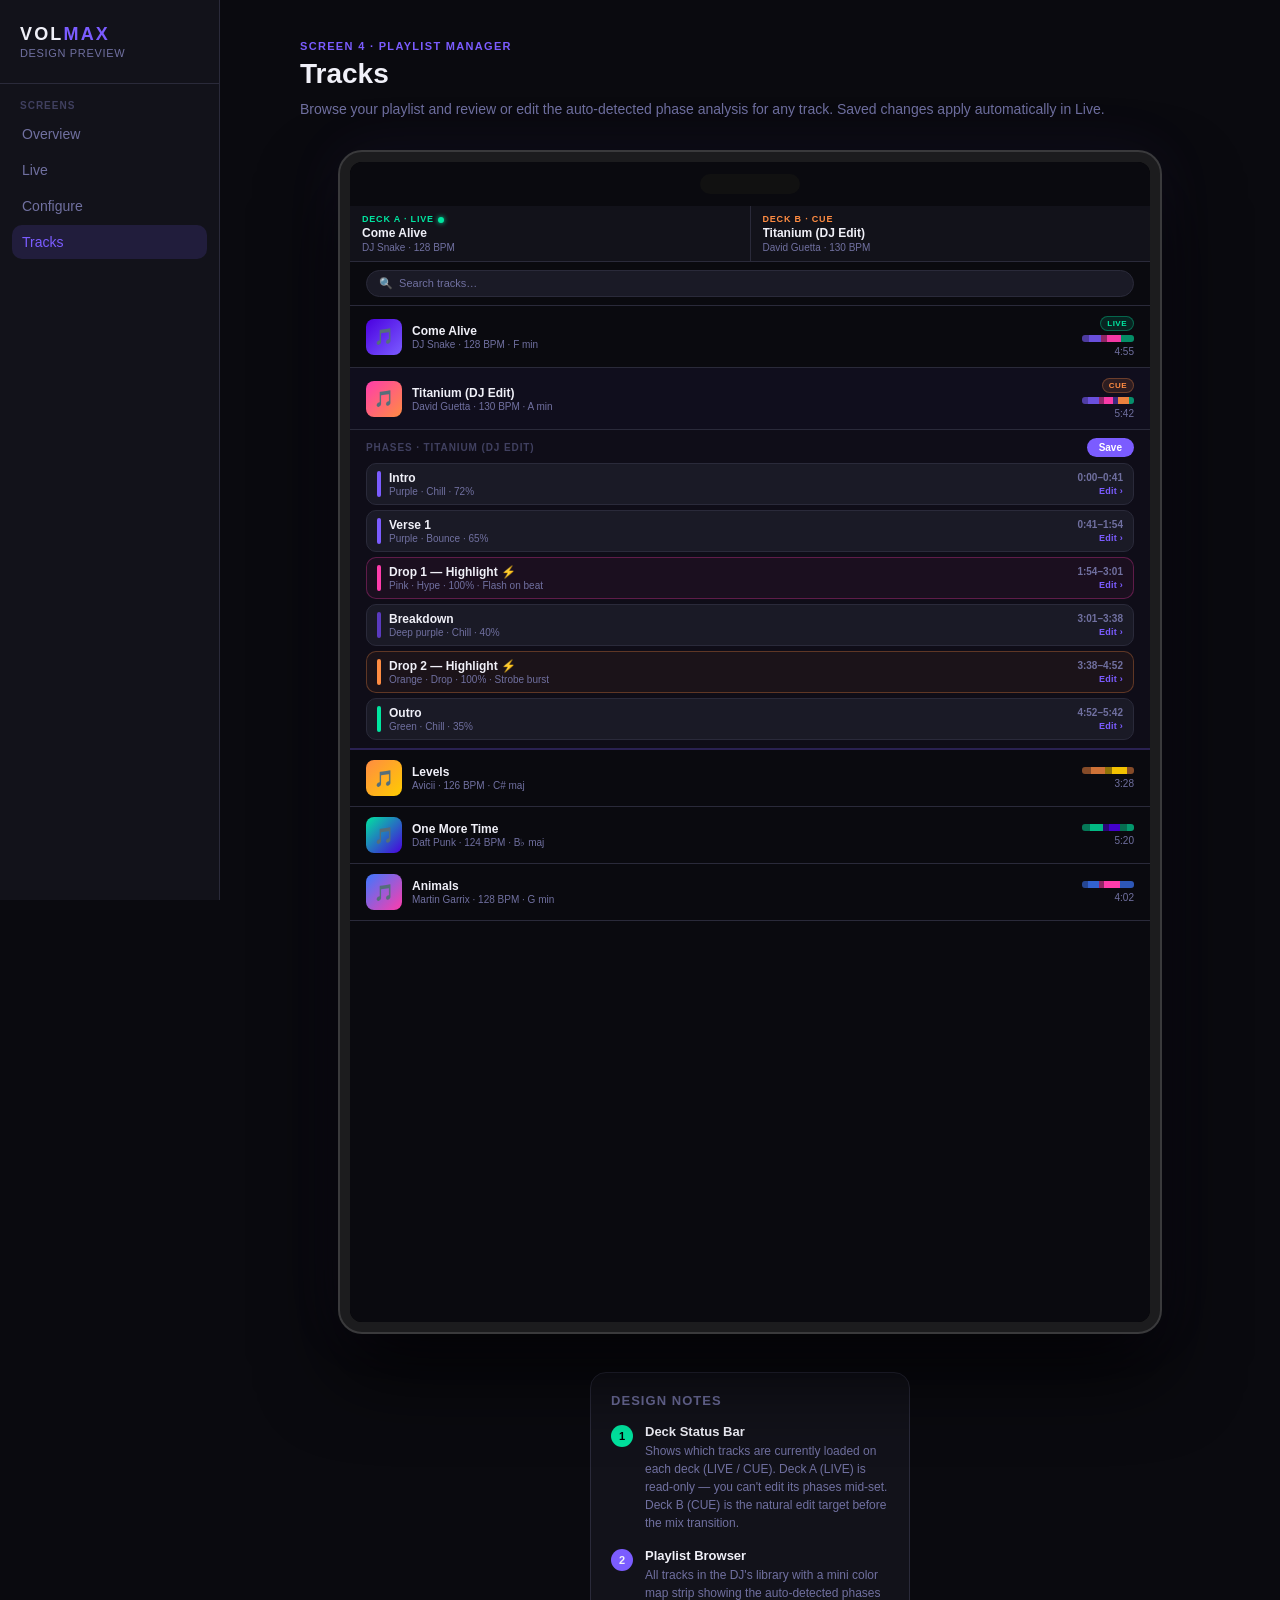
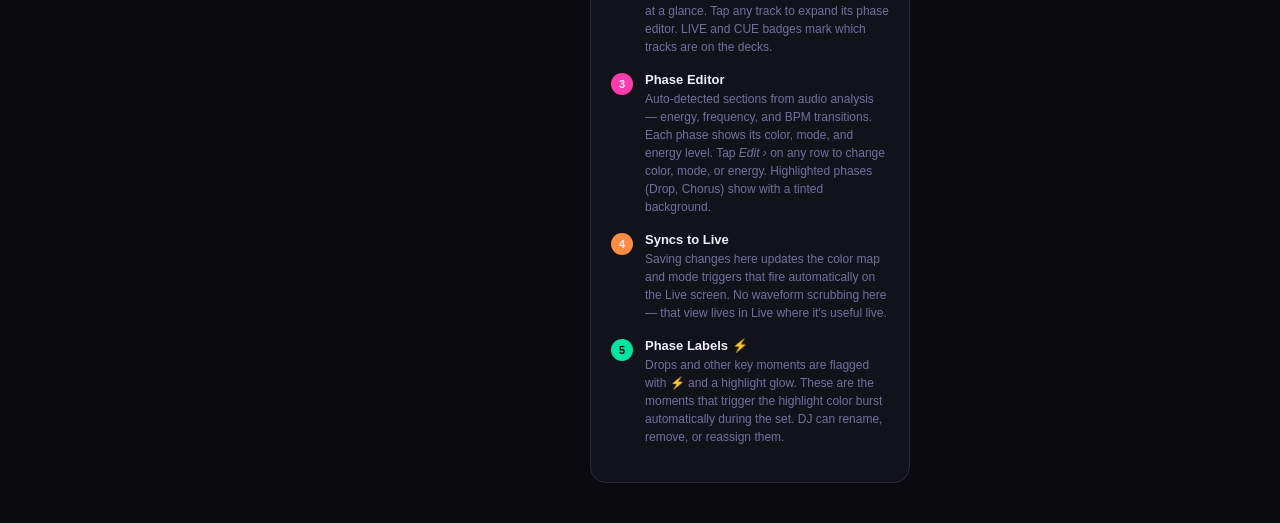
<file: templates/track_timeline.html>
<!DOCTYPE html>
<html lang="en">
<head>
<meta charset="UTF-8">
<meta name="viewport" content="width=device-width, initial-scale=1.0">
<title>VOLMAX — Tracks</title>
<link rel="stylesheet" href="/static/css/base.css">
<style>
@keyframes pulse { to { opacity: 0.3; } }

/* ── Deck Status Bar ── */
.deck-status-row {
  display: flex;
  border-bottom: 1px solid var(--border);
  background: var(--surface);
}
.deck-status-item {
  flex: 1;
  padding: 8px 12px;
  display: flex;
  flex-direction: column;
  gap: 2px;
  min-width: 0;
}
.deck-status-item + .deck-status-item {
  border-left: 1px solid var(--border);
}
.dsi-badge {
  font-size: 9px;
  font-weight: 800;
  letter-spacing: 0.09em;
  text-transform: uppercase;
}
.dsi-badge.live { color: var(--green); }
.dsi-badge.cue  { color: var(--orange); }
.dsi-track {
  font-size: 12px;
  font-weight: 700;
  white-space: nowrap;
  overflow: hidden;
  text-overflow: ellipsis;
}
.dsi-artist {
  font-size: 10px;
  color: var(--text-dim);
}
.live-pip {
  display: inline-block;
  width: 6px; height: 6px;
  background: var(--green);
  border-radius: 50%;
  margin-left: 4px;
  vertical-align: middle;
  box-shadow: 0 0 5px var(--green);
  animation: pulse 0.6s ease infinite alternate;
}

/* ── Search Bar ── */
.search-bar {
  padding: 8px 16px;
  border-bottom: 1px solid var(--border);
}
.search-input {
  background: var(--surface2);
  border: 1px solid var(--border);
  border-radius: 20px;
  padding: 6px 12px;
  font-size: 11px;
  color: var(--text-dim);
  width: 100%;
  box-sizing: border-box;
  display: flex;
  align-items: center;
}

/* ── Track Row ── */
.track-row {
  display: flex;
  align-items: center;
  gap: 10px;
  padding: 10px 16px;
  border-bottom: 1px solid var(--border);
  cursor: pointer;
}
.track-row.selected {
  background: rgba(123,92,255,0.06);
}
.track-row-art {
  width: 36px; height: 36px;
  border-radius: 8px;
  flex-shrink: 0;
  display: flex;
  align-items: center;
  justify-content: center;
  font-size: 16px;
}
.track-row-info { flex: 1; min-width: 0; }
.track-row-name {
  font-size: 12px;
  font-weight: 700;
  white-space: nowrap;
  overflow: hidden;
  text-overflow: ellipsis;
}
.track-row-meta {
  font-size: 10px;
  color: var(--text-dim);
  margin-top: 1px;
}
.track-row-right {
  display: flex;
  flex-direction: column;
  align-items: flex-end;
  gap: 4px;
  flex-shrink: 0;
}
.track-row-duration {
  font-size: 10px;
  color: var(--text-dim);
  font-variant-numeric: tabular-nums;
}
.track-mini-map {
  width: 52px; height: 7px;
  border-radius: 3px;
  overflow: hidden;
  display: flex;
}
.tmm-seg { height: 100%; }

/* ── On-deck badge inside row ── */
.on-deck-badge {
  font-size: 8px;
  font-weight: 800;
  letter-spacing: 0.06em;
  padding: 2px 6px;
  border-radius: 20px;
  flex-shrink: 0;
}
.on-deck-badge.live {
  background: rgba(0,229,160,0.12);
  border: 1px solid rgba(0,229,160,0.35);
  color: var(--green);
}
.on-deck-badge.cue {
  background: rgba(255,140,66,0.12);
  border: 1px solid rgba(255,140,66,0.3);
  color: var(--orange);
}

/* ── Expanded Phase Editor ── */
.phase-editor {
  background: rgba(123,92,255,0.04);
  border-bottom: 2px solid rgba(123,92,255,0.25);
  padding-bottom: 8px;
}
.phase-editor-header {
  display: flex;
  align-items: center;
  justify-content: space-between;
  padding: 8px 16px 6px;
}
.phase-editor-label {
  font-size: 10px;
  font-weight: 700;
  letter-spacing: 0.09em;
  text-transform: uppercase;
  color: var(--text-muted);
}
.phase-editor-save {
  background: var(--accent);
  border: none;
  border-radius: 20px;
  padding: 4px 12px;
  font-size: 10px;
  font-weight: 700;
  color: #fff;
}

/* ── Phase Row ── */
.phase-rows {
  padding: 0 16px;
  display: flex;
  flex-direction: column;
  gap: 5px;
}
.phase-row {
  display: flex;
  align-items: center;
  gap: 8px;
  background: var(--surface2);
  border: 1px solid var(--border);
  border-radius: 10px;
  padding: 7px 10px;
}
.phase-color-bar {
  width: 4px;
  border-radius: 2px;
  align-self: stretch;
  flex-shrink: 0;
}
.phase-row-content { flex: 1; min-width: 0; }
.phase-row-name {
  font-size: 12px;
  font-weight: 700;
  color: var(--text);
}
.phase-row-meta {
  font-size: 10px;
  color: var(--text-dim);
  margin-top: 1px;
}
.phase-row-right {
  display: flex;
  flex-direction: column;
  align-items: flex-end;
  gap: 3px;
}
.phase-row-time {
  font-size: 10px;
  font-weight: 600;
  color: var(--text-dim);
  font-variant-numeric: tabular-nums;
}
.phase-edit-btn {
  font-size: 9px;
  font-weight: 700;
  color: var(--accent);
  letter-spacing: 0.03em;
}
.phase-row.highlight {
  border-color: rgba(255,60,172,0.3);
  background: rgba(255,60,172,0.05);
}
.phase-row.highlight-orange {
  border-color: rgba(255,140,66,0.3);
  background: rgba(255,140,66,0.05);
}
</style>
</head>
<body>
<div class="preview-shell">
  <nav class="sidebar">
    <div class="sidebar-logo">
      <div class="wordmark">VOL<span>MAX</span></div>
      <div class="sub">Design Preview</div>
    </div>
    <div class="nav-section">
      <div class="nav-label">Screens</div>
      <a href="/" class="nav-link">Overview</a>
      <a href="/performance" class="nav-link">Live</a>
      <a href="/configure" class="nav-link">Configure</a>
      <a href="/timeline" class="nav-link active">Tracks</a>
    </div>
  </nav>

  <main class="main-content">
    <div class="page-header">
      <div class="screen-label">Screen 4 · Playlist Manager</div>
      <h1>Tracks</h1>
      <p>Browse your playlist and review or edit the auto-detected phase analysis for any track. Saved changes apply automatically in Live.</p>
    </div>

    <div class="phone-frame-wrap">
      <div class="phone-frame">
        <div class="phone-notch"></div>
        <div class="phone-screen">

          <!-- Deck status -->
          <div class="deck-status-row">
            <div class="deck-status-item">
              <div class="dsi-badge live">Deck A · Live<span class="live-pip"></span></div>
              <div class="dsi-track">Come Alive</div>
              <div class="dsi-artist">DJ Snake · 128 BPM</div>
            </div>
            <div class="deck-status-item">
              <div class="dsi-badge cue">Deck B · Cue</div>
              <div class="dsi-track">Titanium (DJ Edit)</div>
              <div class="dsi-artist">David Guetta · 130 BPM</div>
            </div>
          </div>

          <!-- Search bar -->
          <div class="search-bar">
            <div class="search-input">🔍 &nbsp;Search tracks…</div>
          </div>

          <!-- Track: Come Alive (LIVE — read-only) -->
          <div class="track-row">
            <div class="track-row-art" style="background:linear-gradient(135deg,#4a00e0,#7b5cff)">🎵</div>
            <div class="track-row-info">
              <div class="track-row-name">Come Alive</div>
              <div class="track-row-meta">DJ Snake · 128 BPM · F min</div>
            </div>
            <div class="track-row-right">
              <span class="on-deck-badge live">LIVE</span>
              <div class="track-mini-map">
                <div class="tmm-seg" style="width:14%;background:rgba(123,92,255,0.6)"></div>
                <div class="tmm-seg" style="width:22%;background:rgba(123,92,255,0.85)"></div>
                <div class="tmm-seg" style="width:12%;background:rgba(255,60,172,0.55)"></div>
                <div class="tmm-seg" style="width:28%;background:rgba(255,60,172,0.95)"></div>
                <div class="tmm-seg" style="width:24%;background:rgba(0,229,160,0.6)"></div>
              </div>
              <div class="track-row-duration">4:55</div>
            </div>
          </div>

          <!-- Track: Titanium (CUE — selected & expanded) -->
          <div class="track-row selected">
            <div class="track-row-art" style="background:linear-gradient(135deg,#ff3cac,#ff8c42)">🎵</div>
            <div class="track-row-info">
              <div class="track-row-name">Titanium (DJ Edit)</div>
              <div class="track-row-meta">David Guetta · 130 BPM · A min</div>
            </div>
            <div class="track-row-right">
              <span class="on-deck-badge cue">CUE</span>
              <div class="track-mini-map">
                <div class="tmm-seg" style="width:12%;background:rgba(123,92,255,0.6)"></div>
                <div class="tmm-seg" style="width:20%;background:rgba(123,92,255,0.85)"></div>
                <div class="tmm-seg" style="width:10%;background:rgba(255,60,172,0.55)"></div>
                <div class="tmm-seg" style="width:18%;background:rgba(255,60,172,0.98)"></div>
                <div class="tmm-seg" style="width:10%;background:rgba(90,58,191,0.6)"></div>
                <div class="tmm-seg" style="width:20%;background:rgba(255,140,66,0.92)"></div>
                <div class="tmm-seg" style="width:10%;background:rgba(0,229,160,0.6)"></div>
              </div>
              <div class="track-row-duration">5:42</div>
            </div>
          </div>

          <!-- Phase editor (expanded for Titanium) -->
          <div class="phase-editor">
            <div class="phase-editor-header">
              <div class="phase-editor-label">Phases · Titanium (DJ Edit)</div>
              <div class="phase-editor-save">Save</div>
            </div>
            <div class="phase-rows">
              <div class="phase-row">
                <div class="phase-color-bar" style="background:#7b5cff"></div>
                <div class="phase-row-content">
                  <div class="phase-row-name">Intro</div>
                  <div class="phase-row-meta">Purple · Chill · 72%</div>
                </div>
                <div class="phase-row-right">
                  <div class="phase-row-time">0:00–0:41</div>
                  <div class="phase-edit-btn">Edit ›</div>
                </div>
              </div>
              <div class="phase-row">
                <div class="phase-color-bar" style="background:#7b5cff"></div>
                <div class="phase-row-content">
                  <div class="phase-row-name">Verse 1</div>
                  <div class="phase-row-meta">Purple · Bounce · 65%</div>
                </div>
                <div class="phase-row-right">
                  <div class="phase-row-time">0:41–1:54</div>
                  <div class="phase-edit-btn">Edit ›</div>
                </div>
              </div>
              <div class="phase-row highlight">
                <div class="phase-color-bar" style="background:#ff3cac"></div>
                <div class="phase-row-content">
                  <div class="phase-row-name">Drop 1 — Highlight ⚡</div>
                  <div class="phase-row-meta">Pink · Hype · 100% · Flash on beat</div>
                </div>
                <div class="phase-row-right">
                  <div class="phase-row-time">1:54–3:01</div>
                  <div class="phase-edit-btn">Edit ›</div>
                </div>
              </div>
              <div class="phase-row">
                <div class="phase-color-bar" style="background:#5a3abf"></div>
                <div class="phase-row-content">
                  <div class="phase-row-name">Breakdown</div>
                  <div class="phase-row-meta">Deep purple · Chill · 40%</div>
                </div>
                <div class="phase-row-right">
                  <div class="phase-row-time">3:01–3:38</div>
                  <div class="phase-edit-btn">Edit ›</div>
                </div>
              </div>
              <div class="phase-row highlight-orange">
                <div class="phase-color-bar" style="background:#ff8c42"></div>
                <div class="phase-row-content">
                  <div class="phase-row-name">Drop 2 — Highlight ⚡</div>
                  <div class="phase-row-meta">Orange · Drop · 100% · Strobe burst</div>
                </div>
                <div class="phase-row-right">
                  <div class="phase-row-time">3:38–4:52</div>
                  <div class="phase-edit-btn">Edit ›</div>
                </div>
              </div>
              <div class="phase-row">
                <div class="phase-color-bar" style="background:#00e5a0"></div>
                <div class="phase-row-content">
                  <div class="phase-row-name">Outro</div>
                  <div class="phase-row-meta">Green · Chill · 35%</div>
                </div>
                <div class="phase-row-right">
                  <div class="phase-row-time">4:52–5:42</div>
                  <div class="phase-edit-btn">Edit ›</div>
                </div>
              </div>
            </div>
          </div>

          <!-- Track: Levels -->
          <div class="track-row">
            <div class="track-row-art" style="background:linear-gradient(135deg,#ff8c42,#ffcc00)">🎵</div>
            <div class="track-row-info">
              <div class="track-row-name">Levels</div>
              <div class="track-row-meta">Avicii · 126 BPM · C# maj</div>
            </div>
            <div class="track-row-right">
              <div class="track-mini-map">
                <div class="tmm-seg" style="width:18%;background:rgba(255,140,66,0.5)"></div>
                <div class="tmm-seg" style="width:26%;background:rgba(255,140,66,0.8)"></div>
                <div class="tmm-seg" style="width:14%;background:rgba(255,204,0,0.55)"></div>
                <div class="tmm-seg" style="width:28%;background:rgba(255,204,0,0.95)"></div>
                <div class="tmm-seg" style="width:14%;background:rgba(255,140,66,0.5)"></div>
              </div>
              <div class="track-row-duration">3:28</div>
            </div>
          </div>

          <!-- Track: One More Time -->
          <div class="track-row">
            <div class="track-row-art" style="background:linear-gradient(135deg,#00e5a0,#4a00e0)">🎵</div>
            <div class="track-row-info">
              <div class="track-row-name">One More Time</div>
              <div class="track-row-meta">Daft Punk · 124 BPM · B♭ maj</div>
            </div>
            <div class="track-row-right">
              <div class="track-mini-map">
                <div class="tmm-seg" style="width:16%;background:rgba(0,229,160,0.5)"></div>
                <div class="tmm-seg" style="width:24%;background:rgba(0,229,160,0.8)"></div>
                <div class="tmm-seg" style="width:12%;background:rgba(74,0,224,0.5)"></div>
                <div class="tmm-seg" style="width:22%;background:rgba(74,0,224,0.9)"></div>
                <div class="tmm-seg" style="width:12%;background:rgba(0,229,160,0.45)"></div>
                <div class="tmm-seg" style="width:14%;background:rgba(0,229,160,0.65)"></div>
              </div>
              <div class="track-row-duration">5:20</div>
            </div>
          </div>

          <!-- Track: Animals -->
          <div class="track-row">
            <div class="track-row-art" style="background:linear-gradient(135deg,#3c78ff,#ff3cac)">🎵</div>
            <div class="track-row-info">
              <div class="track-row-name">Animals</div>
              <div class="track-row-meta">Martin Garrix · 128 BPM · G min</div>
            </div>
            <div class="track-row-right">
              <div class="track-mini-map">
                <div class="tmm-seg" style="width:12%;background:rgba(60,120,255,0.55)"></div>
                <div class="tmm-seg" style="width:20%;background:rgba(60,120,255,0.8)"></div>
                <div class="tmm-seg" style="width:10%;background:rgba(255,60,172,0.55)"></div>
                <div class="tmm-seg" style="width:32%;background:rgba(255,60,172,1)"></div>
                <div class="tmm-seg" style="width:26%;background:rgba(60,120,255,0.7)"></div>
              </div>
              <div class="track-row-duration">4:02</div>
            </div>
          </div>

        </div>
      </div>

      <!-- Annotations -->
      <div class="annotation-panel">
        <h3>Design Notes</h3>

        <div class="annotation-item">
          <div class="annotation-dot green">1</div>
          <div class="annotation-text">
            <strong>Deck Status Bar</strong>
            <p>Shows which tracks are currently loaded on each deck (LIVE / CUE). Deck A (LIVE) is read-only — you can't edit its phases mid-set. Deck B (CUE) is the natural edit target before the mix transition.</p>
          </div>
        </div>

        <div class="annotation-item">
          <div class="annotation-dot">2</div>
          <div class="annotation-text">
            <strong>Playlist Browser</strong>
            <p>All tracks in the DJ's library with a mini color map strip showing the auto-detected phases at a glance. Tap any track to expand its phase editor. LIVE and CUE badges mark which tracks are on the decks.</p>
          </div>
        </div>

        <div class="annotation-item">
          <div class="annotation-dot pink">3</div>
          <div class="annotation-text">
            <strong>Phase Editor</strong>
            <p>Auto-detected sections from audio analysis — energy, frequency, and BPM transitions. Each phase shows its color, mode, and energy level. Tap <em>Edit ›</em> on any row to change color, mode, or energy. Highlighted phases (Drop, Chorus) show with a tinted background.</p>
          </div>
        </div>

        <div class="annotation-item">
          <div class="annotation-dot orange">4</div>
          <div class="annotation-text">
            <strong>Syncs to Live</strong>
            <p>Saving changes here updates the color map and mode triggers that fire automatically on the Live screen. No waveform scrubbing here — that view lives in Live where it's useful live.</p>
          </div>
        </div>

        <div class="annotation-item">
          <div class="annotation-dot green">5</div>
          <div class="annotation-text">
            <strong>Phase Labels ⚡</strong>
            <p>Drops and other key moments are flagged with ⚡ and a highlight glow. These are the moments that trigger the highlight color burst automatically during the set. DJ can rename, remove, or reassign them.</p>
          </div>
        </div>
      </div>
    </div>
  </main>
</div>
</body>
</html>
</file>
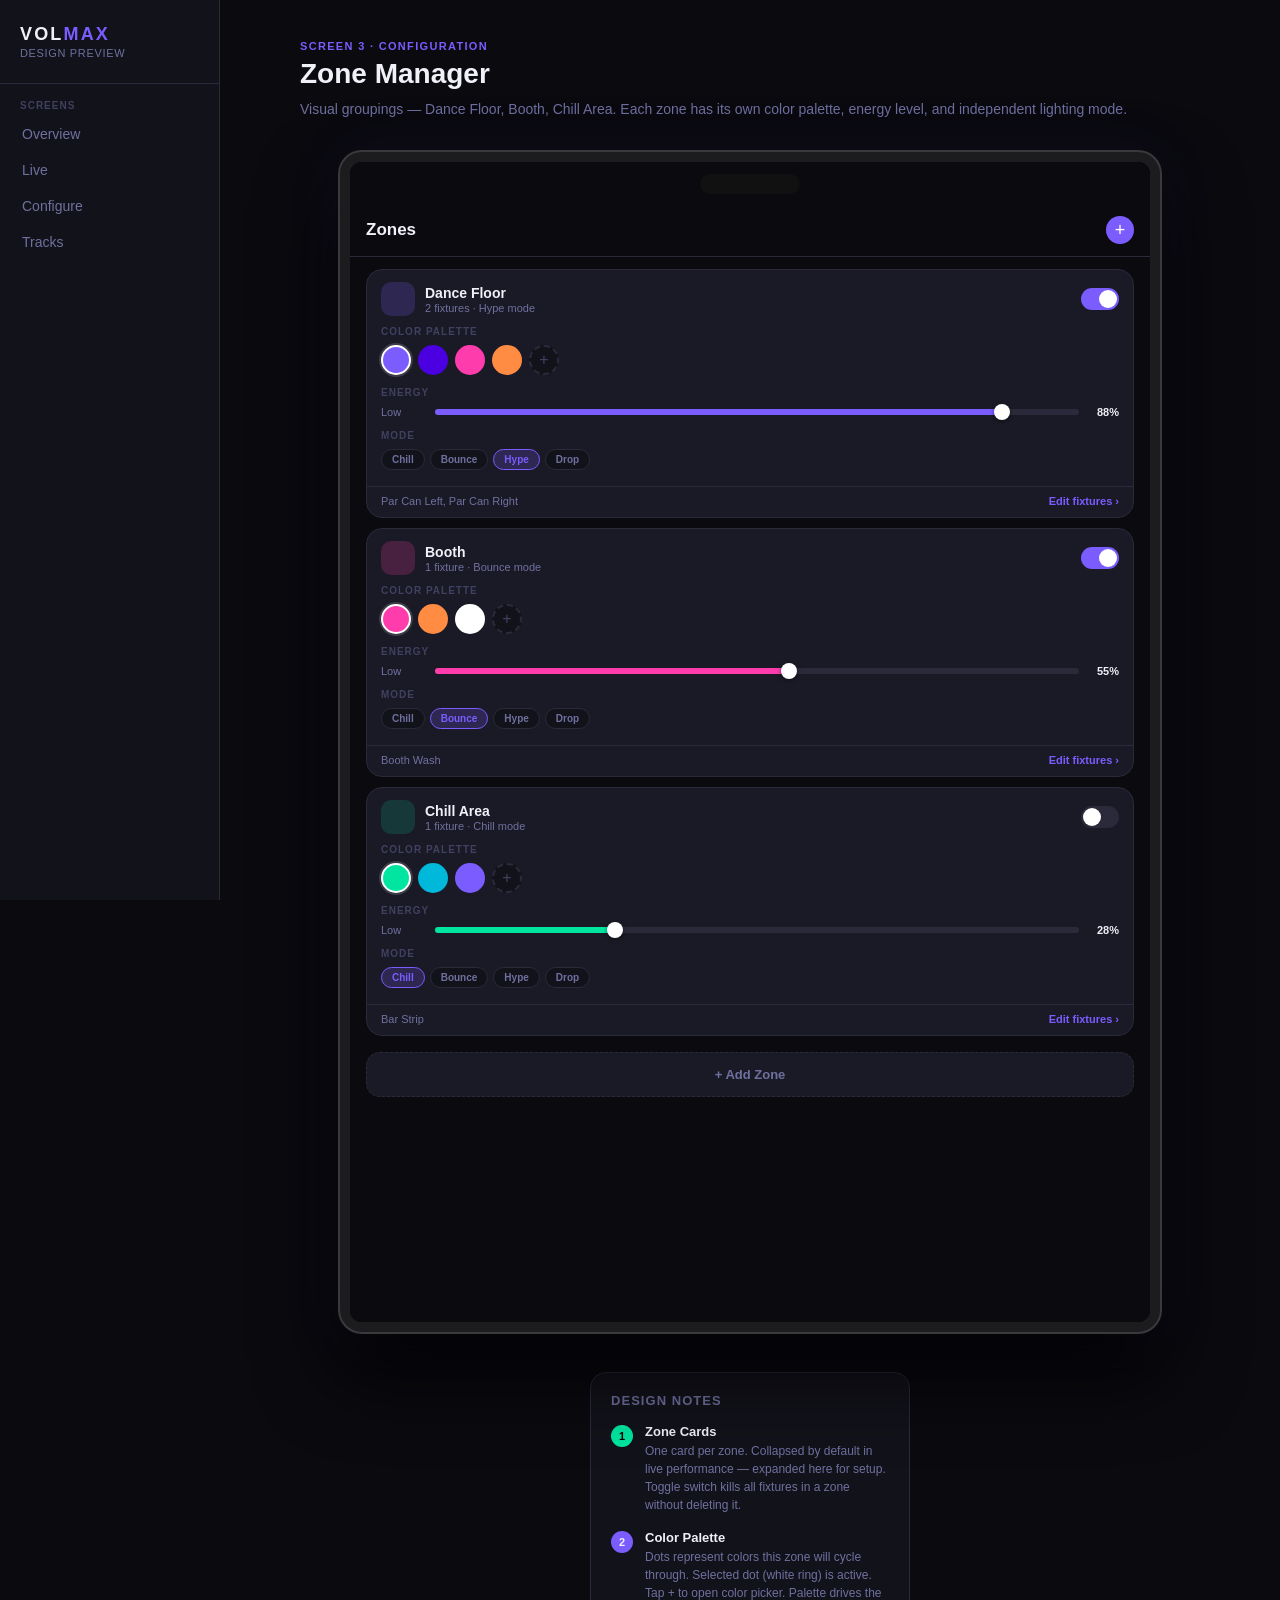
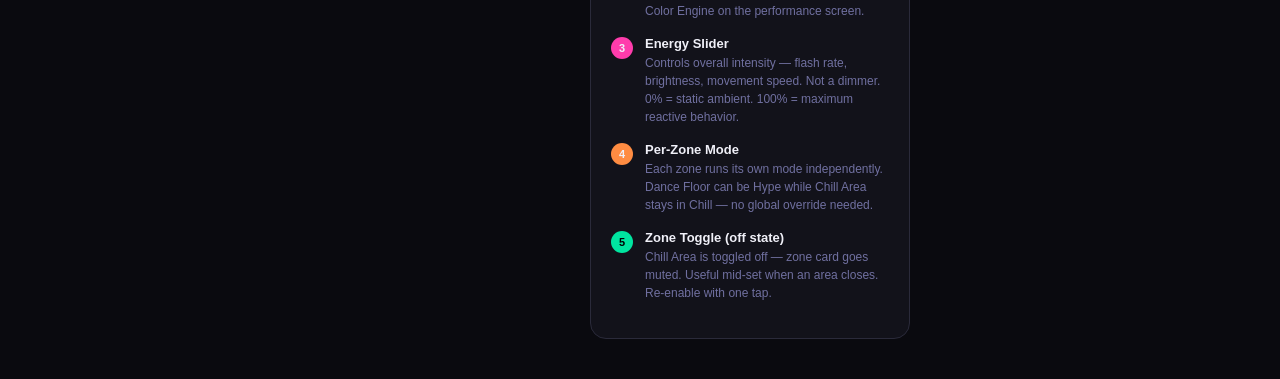
<file: templates/zones.html>
<!DOCTYPE html>
<html lang="en">
<head>
<meta charset="UTF-8">
<meta name="viewport" content="width=device-width, initial-scale=1.0">
<title>VOLMAX — Zone Manager</title>
<link rel="stylesheet" href="/static/css/base.css">
<style>
/* ── Zones Header ─── */
.zones-header {
  display: flex;
  align-items: center;
  justify-content: space-between;
  padding: 10px 16px 12px;
  border-bottom: 1px solid var(--border);
}

.zones-title { font-size: 17px; font-weight: 700; }

.add-btn {
  width: 28px; height: 28px;
  background: var(--accent);
  border-radius: 50%;
  display: flex;
  align-items: center;
  justify-content: center;
  font-size: 18px;
  line-height: 1;
  color: #fff;
  font-weight: 300;
}

/* ── Zone Card ─── */
.zone-list {
  padding: 12px 16px;
  display: flex;
  flex-direction: column;
  gap: 10px;
}

.zone-card {
  background: var(--surface2);
  border: 1px solid var(--border);
  border-radius: 16px;
  overflow: hidden;
}

.zone-card-header {
  display: flex;
  align-items: center;
  gap: 10px;
  padding: 12px 14px 10px;
}

.zone-swatch {
  width: 34px; height: 34px;
  border-radius: 10px;
  flex-shrink: 0;
  display: flex;
  align-items: center;
  justify-content: center;
  font-size: 16px;
}

.zone-card-title { flex: 1; }
.zone-card-name {
  font-size: 14px;
  font-weight: 700;
  color: var(--text);
}
.zone-card-sub {
  font-size: 11px;
  color: var(--text-dim);
  margin-top: 1px;
}

.zone-toggle {
  width: 38px; height: 22px;
  border-radius: 11px;
  background: var(--accent);
  position: relative;
  flex-shrink: 0;
}
.zone-toggle::after {
  content: '';
  position: absolute;
  right: 2px; top: 2px;
  width: 18px; height: 18px;
  background: #fff;
  border-radius: 50%;
}
.zone-toggle.off {
  background: var(--border);
}
.zone-toggle.off::after { right: auto; left: 2px; }

.zone-card-body {
  padding: 0 14px 14px;
}

/* ── Color palette ─── */
.palette-label {
  font-size: 10px;
  font-weight: 700;
  letter-spacing: 0.1em;
  text-transform: uppercase;
  color: var(--text-muted);
  margin-bottom: 8px;
}

.palette-row {
  display: flex;
  gap: 7px;
  margin-bottom: 12px;
}

.palette-dot {
  width: 30px; height: 30px;
  border-radius: 50%;
  flex-shrink: 0;
  border: 2px solid transparent;
}
.palette-dot.selected {
  border-color: #fff;
  box-shadow: 0 0 0 2px rgba(255,255,255,0.15);
}
.palette-dot.add {
  background: var(--surface);
  border: 2px dashed var(--border);
  display: flex;
  align-items: center;
  justify-content: center;
  font-size: 16px;
  color: var(--text-muted);
  line-height: 1;
}

/* ── Energy slider ─── */
.energy-row {
  display: flex;
  align-items: center;
  gap: 10px;
  margin-bottom: 12px;
}

.energy-label-text {
  font-size: 11px;
  color: var(--text-dim);
  width: 44px;
  flex-shrink: 0;
}

.slider-track {
  flex: 1;
  height: 6px;
  background: var(--border);
  border-radius: 3px;
  position: relative;
}

.slider-fill {
  height: 100%;
  border-radius: 3px;
}

.slider-thumb {
  position: absolute;
  top: 50%;
  transform: translateY(-50%);
  width: 16px; height: 16px;
  background: #fff;
  border-radius: 50%;
  box-shadow: 0 1px 4px rgba(0,0,0,0.5);
}

.energy-value {
  font-size: 11px;
  font-weight: 700;
  color: var(--text);
  width: 30px;
  text-align: right;
  flex-shrink: 0;
}

/* ── Mode chips ─── */
.mode-chip-row {
  display: flex;
  gap: 5px;
  flex-wrap: wrap;
}

.mode-chip {
  font-size: 10px;
  font-weight: 600;
  padding: 4px 10px;
  border-radius: 20px;
  background: var(--surface);
  border: 1px solid var(--border);
  color: var(--text-dim);
}

.mode-chip.active {
  background: rgba(123,92,255,0.2);
  border-color: var(--accent);
  color: var(--accent);
}

/* ── Fixture count ─── */
.fixture-count-row {
  display: flex;
  align-items: center;
  justify-content: space-between;
  padding: 8px 14px 10px;
  border-top: 1px solid var(--border);
  margin-top: 2px;
}

.fixture-count-text {
  font-size: 11px;
  color: var(--text-dim);
}

.fixture-count-link {
  font-size: 11px;
  font-weight: 600;
  color: var(--accent);
}

/* ── Add zone row ─── */
.add-zone-row {
  margin: 4px 16px 24px;
  background: var(--surface2);
  border: 1px dashed var(--border);
  border-radius: 14px;
  padding: 14px;
  display: flex;
  align-items: center;
  justify-content: center;
  gap: 8px;
  color: var(--text-dim);
  font-size: 13px;
  font-weight: 600;
}
</style>
</head>
<body>
<div class="preview-shell">
  <nav class="sidebar">
    <div class="sidebar-logo">
      <div class="wordmark">VOL<span>MAX</span></div>
      <div class="sub">Design Preview</div>
    </div>
    <div class="nav-section">
      <div class="nav-label">Screens</div>
      <a href="/" class="nav-link">Overview</a>
      <a href="/performance" class="nav-link">Live</a>
      <a href="/configure" class="nav-link">Configure</a>
      <a href="/timeline" class="nav-link">Tracks</a>
    </div>
  </nav>

  <main class="main-content">
    <div class="page-header">
      <div class="screen-label">Screen 3 · Configuration</div>
      <h1>Zone Manager</h1>
      <p>Visual groupings — Dance Floor, Booth, Chill Area. Each zone has its own color palette, energy level, and independent lighting mode.</p>
    </div>

    <div class="phone-frame-wrap">
      <div class="phone-frame">
        <div class="phone-notch"></div>
        <div class="phone-screen">

          <div class="zones-header">
            <div class="zones-title">Zones</div>
            <div class="add-btn">+</div>
          </div>

          <div class="zone-list">

            <!-- Dance Floor -->
            <div class="zone-card">
              <div class="zone-card-header">
                <div class="zone-swatch" style="background:rgba(123,92,255,0.2)"></div>
                <div class="zone-card-title">
                  <div class="zone-card-name">Dance Floor</div>
                  <div class="zone-card-sub">2 fixtures · Hype mode</div>
                </div>
                <div class="zone-toggle"></div>
              </div>
              <div class="zone-card-body">
                <div class="palette-label">Color Palette</div>
                <div class="palette-row">
                  <div class="palette-dot selected" style="background:#7b5cff"></div>
                  <div class="palette-dot" style="background:#4a00e0"></div>
                  <div class="palette-dot" style="background:#ff3cac"></div>
                  <div class="palette-dot" style="background:#ff8c42"></div>
                  <div class="palette-dot add">+</div>
                </div>
                <div class="palette-label">Energy</div>
                <div class="energy-row">
                  <div class="energy-label-text">Low</div>
                  <div class="slider-track">
                    <div class="slider-fill" style="width:88%;background:#7b5cff"></div>
                    <div class="slider-thumb" style="left:calc(88% - 8px)"></div>
                  </div>
                  <div class="energy-value">88%</div>
                </div>
                <div class="palette-label">Mode</div>
                <div class="mode-chip-row">
                  <div class="mode-chip">Chill</div>
                  <div class="mode-chip">Bounce</div>
                  <div class="mode-chip active">Hype</div>
                  <div class="mode-chip">Drop</div>
                </div>
              </div>
              <div class="fixture-count-row">
                <div class="fixture-count-text">Par Can Left, Par Can Right</div>
                <div class="fixture-count-link">Edit fixtures ›</div>
              </div>
            </div>

            <!-- Booth -->
            <div class="zone-card">
              <div class="zone-card-header">
                <div class="zone-swatch" style="background:rgba(255,60,172,0.2)"></div>
                <div class="zone-card-title">
                  <div class="zone-card-name">Booth</div>
                  <div class="zone-card-sub">1 fixture · Bounce mode</div>
                </div>
                <div class="zone-toggle"></div>
              </div>
              <div class="zone-card-body">
                <div class="palette-label">Color Palette</div>
                <div class="palette-row">
                  <div class="palette-dot selected" style="background:#ff3cac"></div>
                  <div class="palette-dot" style="background:#ff8c42"></div>
                  <div class="palette-dot" style="background:#fff;border:2px solid rgba(255,255,255,0.2)"></div>
                  <div class="palette-dot add">+</div>
                </div>
                <div class="palette-label">Energy</div>
                <div class="energy-row">
                  <div class="energy-label-text">Low</div>
                  <div class="slider-track">
                    <div class="slider-fill" style="width:55%;background:#ff3cac"></div>
                    <div class="slider-thumb" style="left:calc(55% - 8px)"></div>
                  </div>
                  <div class="energy-value">55%</div>
                </div>
                <div class="palette-label">Mode</div>
                <div class="mode-chip-row">
                  <div class="mode-chip">Chill</div>
                  <div class="mode-chip active">Bounce</div>
                  <div class="mode-chip">Hype</div>
                  <div class="mode-chip">Drop</div>
                </div>
              </div>
              <div class="fixture-count-row">
                <div class="fixture-count-text">Booth Wash</div>
                <div class="fixture-count-link">Edit fixtures ›</div>
              </div>
            </div>

            <!-- Chill Area -->
            <div class="zone-card">
              <div class="zone-card-header">
                <div class="zone-swatch" style="background:rgba(0,229,160,0.15)"></div>
                <div class="zone-card-title">
                  <div class="zone-card-name">Chill Area</div>
                  <div class="zone-card-sub">1 fixture · Chill mode</div>
                </div>
                <div class="zone-toggle off"></div>
              </div>
              <div class="zone-card-body">
                <div class="palette-label">Color Palette</div>
                <div class="palette-row">
                  <div class="palette-dot selected" style="background:#00e5a0"></div>
                  <div class="palette-dot" style="background:#00b8d9"></div>
                  <div class="palette-dot" style="background:#7b5cff"></div>
                  <div class="palette-dot add">+</div>
                </div>
                <div class="palette-label">Energy</div>
                <div class="energy-row">
                  <div class="energy-label-text">Low</div>
                  <div class="slider-track">
                    <div class="slider-fill" style="width:28%;background:#00e5a0"></div>
                    <div class="slider-thumb" style="left:calc(28% - 8px)"></div>
                  </div>
                  <div class="energy-value">28%</div>
                </div>
                <div class="palette-label">Mode</div>
                <div class="mode-chip-row">
                  <div class="mode-chip active">Chill</div>
                  <div class="mode-chip">Bounce</div>
                  <div class="mode-chip">Hype</div>
                  <div class="mode-chip">Drop</div>
                </div>
              </div>
              <div class="fixture-count-row">
                <div class="fixture-count-text">Bar Strip</div>
                <div class="fixture-count-link">Edit fixtures ›</div>
              </div>
            </div>

          </div>

          <div class="add-zone-row">+ Add Zone</div>

        </div>
      </div>

      <!-- Annotations -->
      <div class="annotation-panel">
        <h3>Design Notes</h3>

        <div class="annotation-item">
          <div class="annotation-dot green">1</div>
          <div class="annotation-text">
            <strong>Zone Cards</strong>
            <p>One card per zone. Collapsed by default in live performance — expanded here for setup. Toggle switch kills all fixtures in a zone without deleting it.</p>
          </div>
        </div>

        <div class="annotation-item">
          <div class="annotation-dot">2</div>
          <div class="annotation-text">
            <strong>Color Palette</strong>
            <p>Dots represent colors this zone will cycle through. Selected dot (white ring) is active. Tap + to open color picker. Palette drives the Color Engine on the performance screen.</p>
          </div>
        </div>

        <div class="annotation-item">
          <div class="annotation-dot pink">3</div>
          <div class="annotation-text">
            <strong>Energy Slider</strong>
            <p>Controls overall intensity — flash rate, brightness, movement speed. Not a dimmer. 0% = static ambient. 100% = maximum reactive behavior.</p>
          </div>
        </div>

        <div class="annotation-item">
          <div class="annotation-dot orange">4</div>
          <div class="annotation-text">
            <strong>Per-Zone Mode</strong>
            <p>Each zone runs its own mode independently. Dance Floor can be Hype while Chill Area stays in Chill — no global override needed.</p>
          </div>
        </div>

        <div class="annotation-item">
          <div class="annotation-dot green">5</div>
          <div class="annotation-text">
            <strong>Zone Toggle (off state)</strong>
            <p>Chill Area is toggled off — zone card goes muted. Useful mid-set when an area closes. Re-enable with one tap.</p>
          </div>
        </div>
      </div>
    </div>
  </main>
</div>
</body>
</html>
</file>
<file: static/css/base.css>
/* VOLMAX — Base Styles */

:root {
  --bg: #0a0a0f;
  --surface: #12121a;
  --surface2: #1a1a26;
  --border: #2a2a3a;
  --accent: #7b5cff;
  --accent2: #ff3cac;
  --text: #f0f0f8;
  --text-dim: #7070a0;
  --text-muted: #404060;
  --green: #00e5a0;
  --orange: #ff8c42;
  --radius: 16px;
  --phone-w: 820px;
  --phone-h: 1180px;
}

* { box-sizing: border-box; margin: 0; padding: 0; }

body {
  background: var(--bg);
  color: var(--text);
  font-family: -apple-system, BlinkMacSystemFont, 'SF Pro Display', 'Segoe UI', sans-serif;
  min-height: 100vh;
}

/* ── Layout ─────────────────────────── */
.preview-shell {
  display: flex;
  min-height: 100vh;
}

.sidebar {
  width: 220px;
  background: var(--surface);
  border-right: 1px solid var(--border);
  padding: 24px 0;
  flex-shrink: 0;
  display: flex;
  flex-direction: column;
  position: fixed;
  height: 100vh;
  overflow-y: auto;
}

.sidebar-logo {
  padding: 0 20px 24px;
  border-bottom: 1px solid var(--border);
  margin-bottom: 16px;
}

.sidebar-logo .wordmark {
  font-size: 18px;
  font-weight: 800;
  letter-spacing: 0.12em;
  color: var(--text);
}

.sidebar-logo .wordmark span {
  color: var(--accent);
}

.sidebar-logo .sub {
  font-size: 11px;
  color: var(--text-dim);
  letter-spacing: 0.06em;
  text-transform: uppercase;
  margin-top: 2px;
}

.nav-section {
  padding: 0 12px 8px;
}

.nav-label {
  font-size: 10px;
  font-weight: 600;
  letter-spacing: 0.1em;
  text-transform: uppercase;
  color: var(--text-muted);
  padding: 0 8px;
  margin-bottom: 6px;
}

.nav-link {
  display: flex;
  align-items: center;
  gap: 10px;
  padding: 9px 10px;
  border-radius: 10px;
  text-decoration: none;
  color: var(--text-dim);
  font-size: 14px;
  font-weight: 500;
  transition: all 0.15s;
  margin-bottom: 2px;
}

.nav-link:hover { background: var(--surface2); color: var(--text); }
.nav-link.active { background: rgba(123, 92, 255, 0.15); color: var(--accent); }
.nav-link .icon { font-size: 16px; width: 20px; text-align: center; }

.main-content {
  margin-left: 220px;
  flex: 1;
  padding: 40px;
  display: flex;
  flex-direction: column;
  align-items: center;
}

/* ── Phone Frame ─────────────────────── */
.phone-frame-wrap {
  display: flex;
  gap: 40px;
  align-items: flex-start;
  flex-wrap: wrap;
  justify-content: center;
}

.phone-frame {
  width: var(--phone-w);
  height: var(--phone-h);
  background: #000;
  border-radius: 22px;
  border: 10px solid #1c1c1e;
  box-shadow:
    0 0 0 2px #3a3a3c,
    0 40px 80px rgba(0,0,0,0.8),
    0 0 60px rgba(123,92,255,0.08);
  overflow: hidden;
  position: relative;
  flex-shrink: 0;
}

.phone-notch {
  position: absolute;
  top: 12px;
  left: 50%;
  transform: translateX(-50%);
  width: 100px;
  height: 20px;
  background: #111;
  border-radius: 10px;
  z-index: 100;
}

.phone-screen {
  width: 100%;
  height: 100%;
  background: var(--bg);
  overflow-y: auto;
  overflow-x: hidden;
  padding-top: 44px;
  scrollbar-width: none;
}
.phone-screen::-webkit-scrollbar { display: none; }

/* ── Annotation Panel ────────────────── */
.annotation-panel {
  width: 320px;
  background: var(--surface);
  border: 1px solid var(--border);
  border-radius: var(--radius);
  padding: 20px;
  flex-shrink: 0;
}

.annotation-panel h3 {
  font-size: 13px;
  font-weight: 700;
  letter-spacing: 0.08em;
  text-transform: uppercase;
  color: var(--text-dim);
  margin-bottom: 16px;
}

.annotation-item {
  display: flex;
  gap: 12px;
  margin-bottom: 16px;
  align-items: flex-start;
}

.annotation-dot {
  width: 22px;
  height: 22px;
  border-radius: 50%;
  background: var(--accent);
  display: flex;
  align-items: center;
  justify-content: center;
  font-size: 11px;
  font-weight: 700;
  flex-shrink: 0;
  margin-top: 1px;
}

.annotation-dot.green { background: var(--green); color: #000; }
.annotation-dot.orange { background: var(--orange); }
.annotation-dot.pink { background: var(--accent2); }

.annotation-text strong {
  display: block;
  font-size: 13px;
  font-weight: 600;
  color: var(--text);
  margin-bottom: 3px;
}

.annotation-text p {
  font-size: 12px;
  color: var(--text-dim);
  line-height: 1.5;
}

/* ── Page Header ─────────────────────── */
.page-header {
  width: 100%;
  max-width: 900px;
  margin-bottom: 32px;
}

.page-header .screen-label {
  font-size: 11px;
  font-weight: 600;
  letter-spacing: 0.12em;
  text-transform: uppercase;
  color: var(--accent);
  margin-bottom: 6px;
}

.page-header h1 {
  font-size: 28px;
  font-weight: 800;
  color: var(--text);
  margin-bottom: 8px;
}

.page-header p {
  font-size: 14px;
  color: var(--text-dim);
  line-height: 1.6;
}

/* ── Tag ─────────────────────────────── */
.tag {
  display: inline-block;
  padding: 3px 9px;
  border-radius: 6px;
  font-size: 11px;
  font-weight: 600;
  letter-spacing: 0.04em;
}
.tag.mvp { background: rgba(0,229,160,0.15); color: var(--green); }
.tag.later { background: rgba(112,112,160,0.15); color: var(--text-dim); }
.tag.key { background: rgba(255,60,172,0.15); color: var(--accent2); }
</file>
